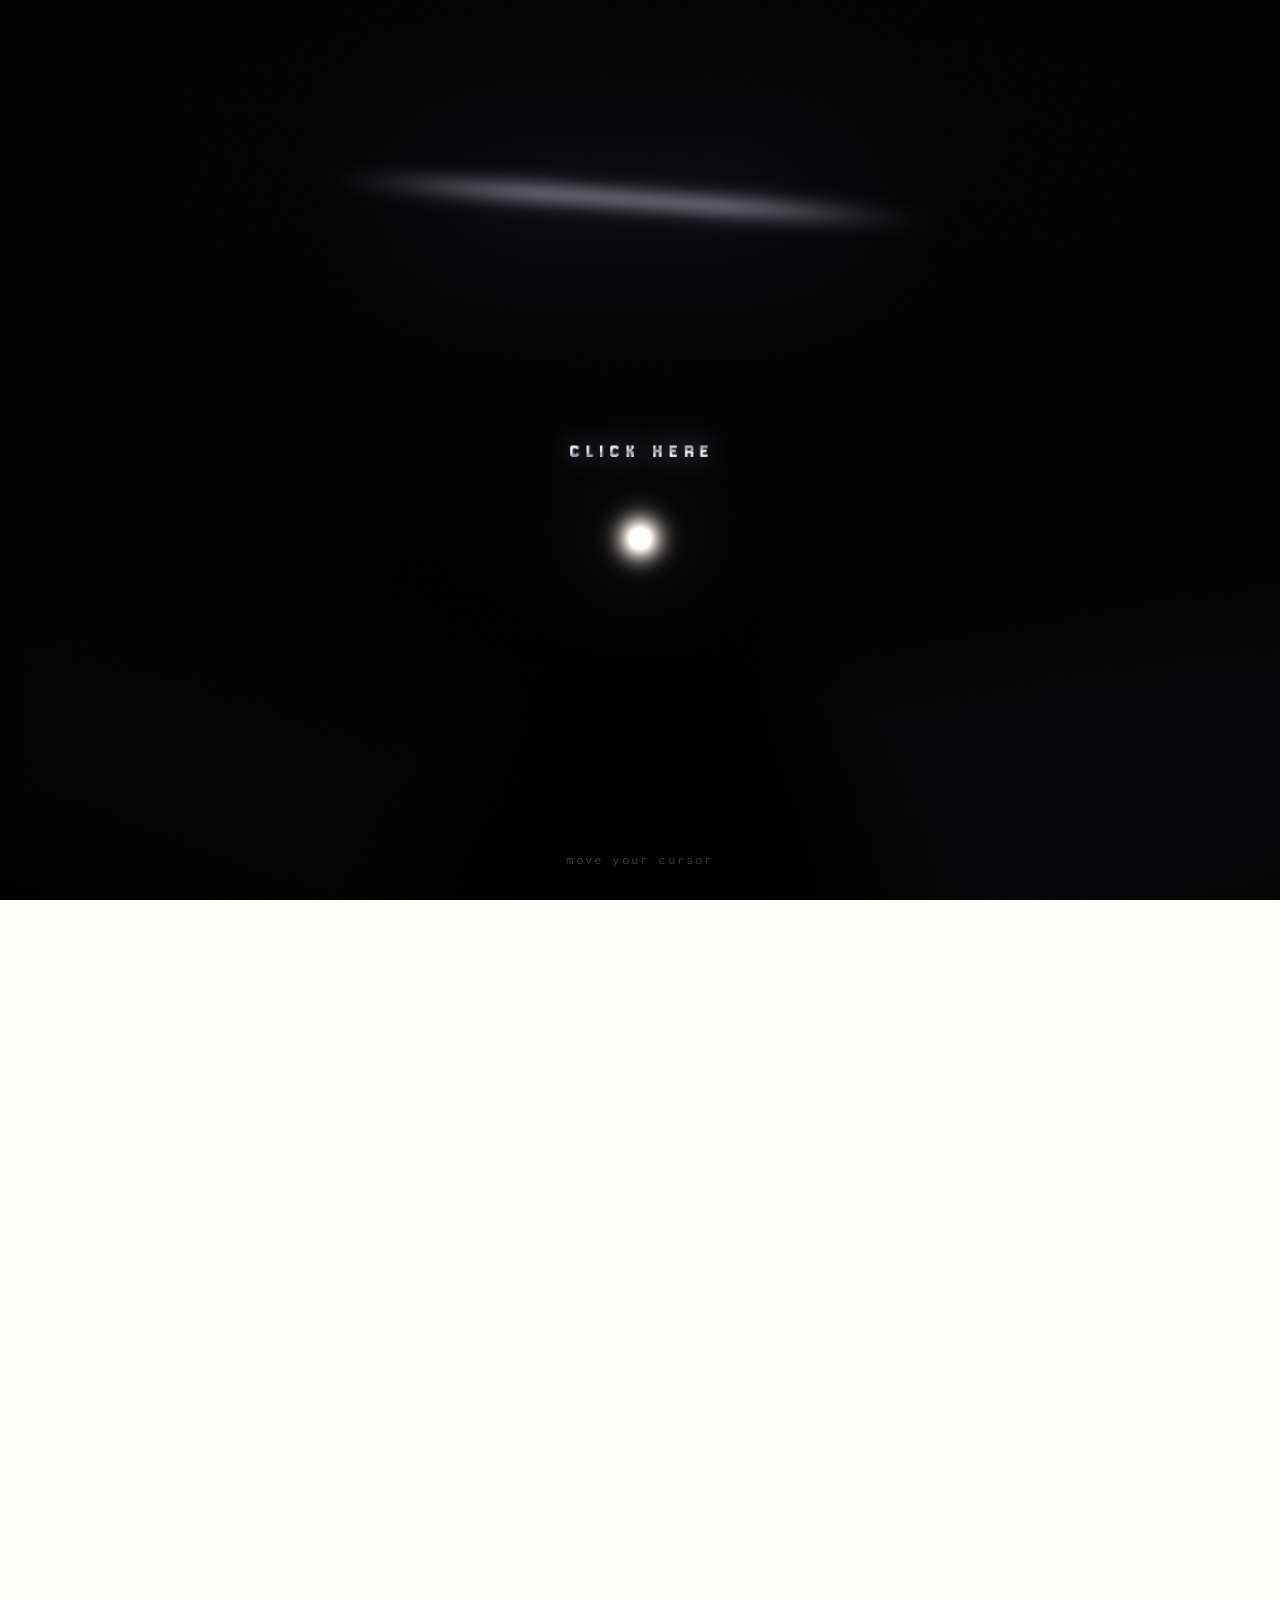
<file: index.html>
<!doctype html>
<html lang="en">
<head>
<meta charset="utf-8">
<meta name="viewport" content="width=device-width, initial-scale=1">
<title>Safowan Mostaque</title>
<meta name="description" content="Safowan Mostaque: developer and stylist. Websites that take real orders, Roblox games, browser extensions, Anki add-ons with two cats in them.">
<meta name="theme-color" content="#030304">
<link rel="canonical" href="https://lostsaf.github.io/">
<meta property="og:type" content="website">
<meta property="og:url" content="https://lostsaf.github.io/">
<meta property="og:title" content="Safowan Mostaque">
<meta property="og:description" content="Developer and stylist. A building you walk around: websites, Roblox games, browser extensions, Anki add-ons, and the real demos inside them.">
<meta property="og:image" content="https://lostsaf.github.io/og.png">
<meta property="og:image:width" content="1200">
<meta property="og:image:height" content="630">
<meta name="twitter:card" content="summary_large_image">
<link rel="icon" href="data:image/svg+xml,%3Csvg xmlns='http://www.w3.org/2000/svg' viewBox='0 0 8 8' shape-rendering='crispEdges'%3E%3Cpath fill='%2317183a' d='M0 0h8v8H0z'/%3E%3Cpath fill='%23ffcf3f' d='M1 1h2v6H1zM5 1h2v2H5zM5 5h2v2H5z'/%3E%3C/svg%3E">
<link rel="preconnect" href="https://fonts.googleapis.com">
<link rel="preconnect" href="https://fonts.gstatic.com" crossorigin>
<link rel="stylesheet" href="https://fonts.googleapis.com/css2?family=Jersey+10&family=Atkinson+Hyperlegible+Next:ital,wght@0,200..800;1,200..800&family=Atkinson+Hyperlegible+Mono:wght@200..800&display=swap">
<link rel="stylesheet" href="css/site.css">
<link rel="stylesheet" href="css/print.css" media="print">
<script type="module" src="js/app.js"></script>
</head>
<body class="is-intro">
<a class="skiplink" href="#view">Skip to content</a>

<div id="intro">
  <canvas id="intro-gl" aria-hidden="true"></canvas>
  <div class="float-wrap">
    <button id="enter" class="float3d" type="button" aria-label="Click here to enter the site">
      <span class="float3d__rig" aria-hidden="true"></span>
    </button>
  </div>
  <p class="intro-hint" aria-hidden="true">move your cursor</p>
</div>

<main id="view" tabindex="-1"></main>
<div id="next" aria-hidden="true"></div>
<nav id="panel" class="panel" aria-label="Floors"></nav>

<canvas id="stage" aria-hidden="true"></canvas>
<button id="me-hit" type="button" aria-label="Little Me. Click to say hello." tabindex="-1"></button>
<button id="skip-show" type="button" hidden>Skip the show</button>

<section id="cv" aria-hidden="true"></section>

<noscript>
  <div class="noscript">
    <h1>Safowan Mostaque</h1>
    <p>Developer and stylist. This site is a building you walk around, so it needs JavaScript switched on.</p>
    <p><a href="mailto:safowan123@gmail.com">safowan123@gmail.com</a> · <a href="https://linkedin.com/in/safowanmostaque">LinkedIn</a> · <a href="https://github.com/LostSaf">GitHub</a></p>
  </div>
</noscript>
</body>
</html>
</file>
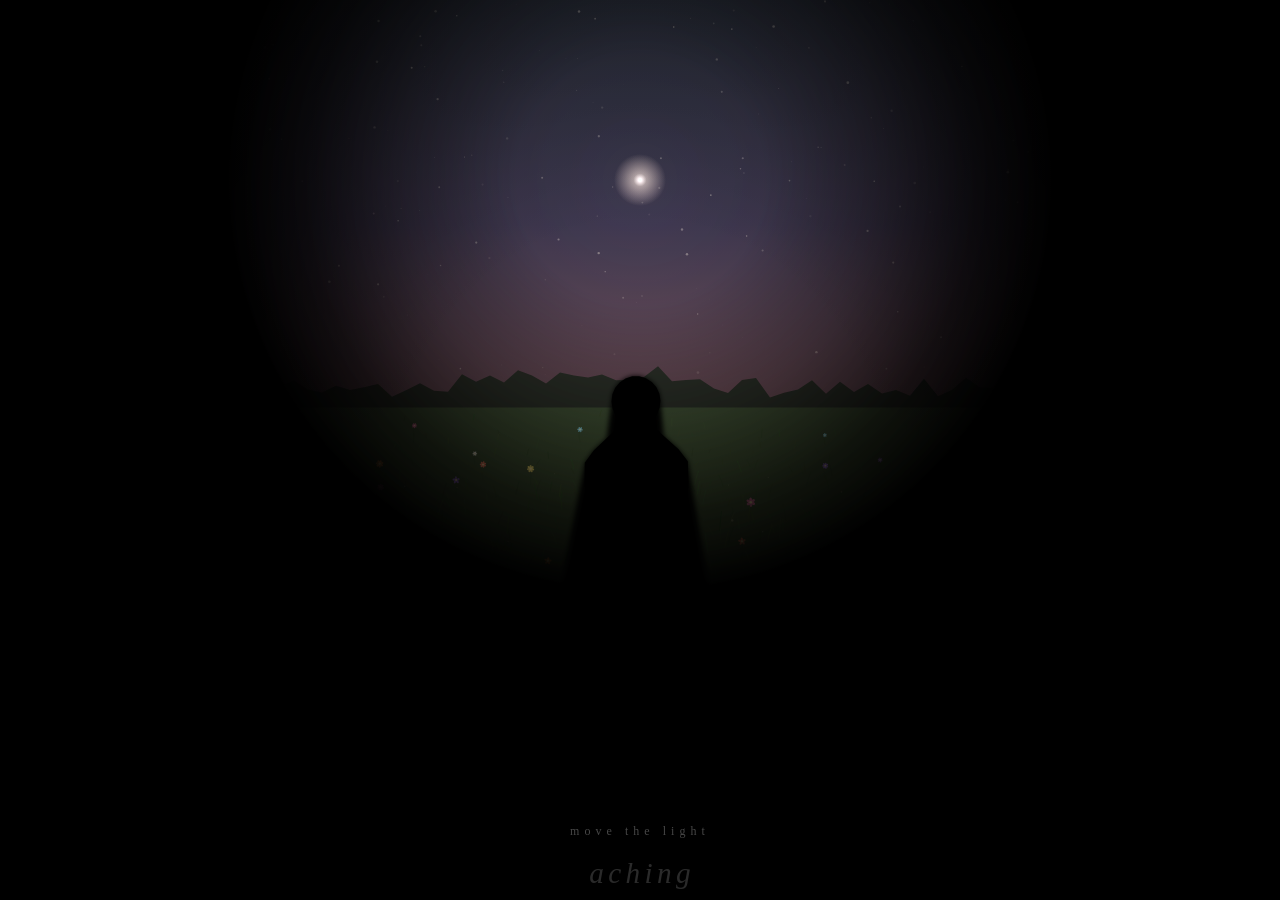
<file: media/alone/index.html>
<!doctype html>
<html lang="en">
<head>
<meta charset="utf-8">
<meta name="viewport" content="width=device-width,initial-scale=1,viewport-fit=cover">
<title>alone</title>
<style>
  html,body{margin:0;height:100%;background:#000;overflow:hidden;}
  body{cursor:none;}
  canvas{display:block;position:fixed;inset:0;width:100%;height:100%;}
  #hint{
    position:fixed;left:50%;bottom:7vh;transform:translateX(-50%);
    color:rgba(255,255,255,.28);
    font:300 12px/1 ui-serif,Georgia,"Times New Roman",serif;
    letter-spacing:.42em;pointer-events:none;opacity:1;
    transition:opacity 2s ease,color 2s ease;
  }
  #hint.gone{opacity:0}
  #hint.day{color:rgba(38,52,26,.5)}
  @media (prefers-reduced-motion: reduce){#hint{transition:none}}
</style>
</head>
<body>
<canvas id="view"></canvas>
<div id="hint">move the light</div>
<script>
(() => {
  const view = document.getElementById('view');
  const ctx  = view.getContext('2d');
  const hint = document.getElementById('hint');

  const mk = () => { const c = document.createElement('canvas'); return { c, x: c.getContext('2d') }; };
  const bg = mk(), bgFore = mk(), bgDay = mk(), bgDayFore = mk();
  const shadow = mk(), soft = mk(), light = mk(), wordL = mk(), tmp = mk(), figL = mk();
  const all = [bg, bgFore, bgDay, bgDayFore, shadow, soft, light, wordL, tmp, figL];

  let W = 0, H = 0, DPR = 1, DIAG = 0;
  let mx = 0, my = 0, lx = 0, ly = 0;
  let lookEase = 0;
  let moved = false;
  const reduced = matchMedia('(prefers-reduced-motion: reduce)').matches;

  const cl   = (v, a, b) => Math.max(a, Math.min(b, v));
  const c01  = v => cl(v, 0, 1);
  const sm   = v => { v = c01(v); return v * v * (3 - 2 * v); };

  /* ---------------- story state ---------------- */
  const T = { dark: 2.2, walkEnd: 8.0, hugEnd: 9.7, bloomEnd: 12.8, dayEnd: 17.6 };
  let mode = 'night';     // night | story | held
  let st = 0, hold = 0, lockout = false, heldFor = 0;
  let travel = 0, prevGx = null;

  /* ---------------- deterministic field ---------------- */
  function rng(seed) {
    let s = seed | 0;
    return () => { s = (s * 1664525 + 1013904223) | 0; return (s >>> 0) / 4294967296; };
  }

  const PETALS = ['#e23b4e','#f0913a','#f6df6a','#ec6fa6','#a172ec','#fdfaf2','#ff7f5e','#79cfe6','#d94f7a','#ffd166'];

  function paintField(g, gf, day) {
    const R = rng(778821);
    const horizon = H * 0.455;

    const sky = g.createLinearGradient(0, 0, 0, horizon);
    if (day) {
      sky.addColorStop(0, '#6db4e8');
      sky.addColorStop(0.55, '#a7d6f2');
      sky.addColorStop(1, '#f3e3c2');
    } else {
      sky.addColorStop(0, '#0d1526');
      sky.addColorStop(0.55, '#24203c');
      sky.addColorStop(1, '#5b3c4a');
    }
    g.fillStyle = sky; g.fillRect(0, 0, W, horizon + 1);

    for (let i = 0; i < 260; i++) {
      const x = R() * W, y = R() * horizon * 0.92, r = R() * 1.2 + 0.2, a = R();
      if (day) continue;
      g.fillStyle = `rgba(255,246,228,${0.06 + a * 0.3})`;
      g.beginPath(); g.arc(x, y, r, 0, 6.2832); g.fill();
    }

    if (day) {
      const R2 = rng(4412);
      for (let i = 0; i < 16; i++) {
        const x = R2() * W * 1.1 - W * 0.05, y = R2() * horizon * 0.55, s = 40 + R2() * 120;
        g.fillStyle = `rgba(255,255,255,${0.32 + R2() * 0.3})`;
        for (let k = 0; k < 5; k++) {
          g.beginPath();
          g.ellipse(x + (k - 2) * s * 0.42, y + Math.sin(k) * s * 0.12, s * 0.5, s * 0.26, 0, 0, 6.2832);
          g.fill();
        }
      }
    }

    g.fillStyle = day ? '#3f6b3c' : '#131c18';
    g.beginPath(); g.moveTo(0, horizon + 4);
    for (let x = 0; x <= W; x += 14) {
      const h = 16 + Math.sin(x * 0.013) * 9 + R() * 22;
      g.lineTo(x, horizon - h);
    }
    g.lineTo(W, horizon + 4); g.closePath(); g.fill();

    const soil = g.createLinearGradient(0, horizon, 0, H);
    if (day) {
      soil.addColorStop(0, '#6f9e47');
      soil.addColorStop(0.45, '#8dbc53');
      soil.addColorStop(1, '#4f7a33');
    } else {
      soil.addColorStop(0, '#2b4127');
      soil.addColorStop(0.45, '#3d5a2e');
      soil.addColorStop(1, '#1b2a16');
    }
    g.fillStyle = soil; g.fillRect(0, horizon - 2, W, H - horizon + 2);

    const depth = H - horizon;

    /* anything rooted below the line they stand on is nearer than they are,
       so it goes to the front layer and grows up over their feet */
    const pick = y => (y > feetY ? gf : g);

    g.lineCap = 'round'; gf.lineCap = 'round';
    const blade = (c, x, y, s) => {
      const len = (10 + R() * 26) * s;
      const lean = (R() - 0.5) * 22 * s;
      const hue = 88 + R() * 34, sat = 26 + R() * 26, li = 14 + R() * 10;
      c.strokeStyle = `hsl(${hue} ${sat + (day ? 16 : 0)}% ${li + (y - horizon) / depth * 22 + (day ? 26 : 0)}%)`;
      c.lineWidth = Math.max(0.5, 1.5 * s);
      c.beginPath(); c.moveTo(x, y);
      c.quadraticCurveTo(x + lean * 0.4, y - len * 0.6, x + lean, y - len);
      c.stroke();
    };

    for (let i = 0; i < 4200; i++) {
      const t = Math.pow(R(), 0.65);
      const y = horizon + t * depth, x = R() * W;
      blade(pick(y), x, y, 0.18 + t * 1.5);
    }

    /* a thicket right where they stand, so their feet sit down inside it */
    for (let i = 0; i < 900; i++) {
      const x = cx + (R() - 0.5) * figH * 1.5;
      const y = feetY + (R() * R()) * (H - feetY) * 0.8 + 2;
      blade(gf, x, y, 1.15 + R() * 0.55);
    }

    for (let i = 0; i < 300; i++) {
      const t = Math.pow(R(), 0.55);
      const y = horizon + 6 + t * depth * 0.99, x = R() * W;
      const s = 0.2 + t * 1.55;
      bloom(pick(y), x, y, (4.5 + R() * 5) * s, PETALS[(R() * PETALS.length) | 0], R, s, day);
    }

    for (let i = 0; i < 70; i++) {
      const x = cx + (R() - 0.5) * figH * 1.7;
      const y = feetY + (R() * R()) * (H - feetY) * 0.85 + 4;
      bloom(gf, x, y, (7 + R() * 6) * 1.3, PETALS[(R() * PETALS.length) | 0], R, 1.3, day);
    }

    for (let i = 0; i < 420; i++) {
      const t = Math.pow(R(), 0.5);
      const y = horizon + t * depth, x = R() * W, a = R(), r = R();
      const c = pick(y);
      c.fillStyle = `rgba(255,${day ? 255 : 243},${day ? 236 : 206},${0.08 + a * 0.35})`;
      c.beginPath(); c.arc(x, y, 0.4 + r * 1.5 * (0.3 + t), 0, 6.2832); c.fill();
    }
  }

  function bloom(g, x, y, r, color, R, s, day) {
    const hue = 96 + R() * 22;
    g.strokeStyle = `hsl(${hue} ${day ? 46 : 30}% ${(day ? 34 : 16) + s * 12}%)`;
    g.lineWidth = Math.max(0.7, r * 0.2);
    g.beginPath();
    g.moveTo(x, y + r * 5.4);
    g.quadraticCurveTo(x + r * (R() - 0.5) * 2.2, y + r * 2.2, x, y);
    g.stroke();

    const n = 5 + ((R() * 3) | 0), rot = R() * 6.2832;
    for (let i = 0; i < n; i++) {
      const a = rot + (i / n) * 6.2832;
      const jitter = R();
      g.fillStyle = color;
      g.globalAlpha = day ? 0.92 + jitter * 0.08 : 0.78 + jitter * 0.22;
      g.beginPath();
      g.ellipse(x + Math.cos(a) * r * 0.62, y + Math.sin(a) * r * 0.62, r * 0.62, r * 0.36, a, 0, 6.2832);
      g.fill();
    }
    g.globalAlpha = 1;
    g.fillStyle = day ? '#fff3bd' : '#ffe9a8';
    g.beginPath(); g.arc(x, y, r * 0.34, 0, 6.2832); g.fill();
  }

  /* ---------------- the figure ---------------- */
  /* 7.6 heads tall. Landmarks: chin .868, shoulder .808, waist .622,
     crotch .478, knee .266, ankle .046: right half, mirrored. */
  const HALF = [
    [0.034,0.880],[0.072,0.845],[0.112,0.808],[0.136,0.776],[0.137,0.720],
    [0.130,0.648],[0.120,0.556],[0.111,0.452],[0.107,0.398],[0.086,0.390],
    [0.088,0.452],[0.094,0.556],[0.100,0.648],[0.106,0.720],[0.099,0.766],
    [0.085,0.712],[0.076,0.622],[0.088,0.540],[0.096,0.472],[0.092,0.398],
    [0.078,0.318],[0.066,0.266],[0.070,0.198],[0.058,0.108],[0.049,0.046],
    [0.060,0.008],[0.088,0.000],[0.016,0.000],[0.025,0.046],[0.031,0.140],
    [0.034,0.262],[0.029,0.360],[0.020,0.432]
  ];
  const BODY = HALF.concat([[0, 0.478]], HALF.map(q => [-q[0], q[1]]).reverse());
  const MHEAD_R = 0.066, MHEAD_Y = 0.934;

  let figH = 0, cx = 0, feetY = 0;

  function buildFigure(t, calm) {
    const breath = reduced ? 0 : Math.sin(t * 0.9) * 0.0035 * (1 - calm * 0.4);
    const sway   = reduced ? 0 : (Math.sin(t * 0.37) * 0.012 + Math.sin(t * 0.13) * 0.008) * (1 - calm);
    const h = figH * (1 + breath);
    const ca = Math.cos(sway), sa = Math.sin(sway);

    const place = (px, py) => {
      const rx = px * ca - py * sa, ry = px * sa + py * ca;
      return [cx + rx * h, feetY - ry * h];
    };

    const body = BODY.map(p => place(p[0], p[1]));

    const hx = lookEase * 0.022;
    const hy = MHEAD_Y + Math.sin(t * 0.9) * 0.004;
    const hr = MHEAD_R;
    const head = [];
    for (let i = 0; i < 22; i++) {
      const a = (i / 22) * 6.2832;
      head.push(place(hx + Math.cos(a) * hr * 0.98, hy + Math.sin(a) * hr));
    }
    return [body, head];
  }

  /* ---------------- shadow volumes ---------------- */
  function signedArea(p) {
    let s = 0;
    for (let i = 0; i < p.length; i++) {
      const a = p[i], b = p[(i + 1) % p.length];
      s += a[0] * b[1] - b[0] * a[1];
    }
    return s * 0.5;
  }

  function addPoly(g, p) {
    const pts = signedArea(p) < 0 ? p.slice().reverse() : p;
    g.moveTo(pts[0][0], pts[0][1]);
    for (let i = 1; i < pts.length; i++) g.lineTo(pts[i][0], pts[i][1]);
    g.closePath();
  }

  function project(p, sx, sy) {
    const dx = p[0] - sx, dy = p[1] - sy;
    const d = Math.hypot(dx, dy) || 0.0001;
    return [p[0] + (dx / d) * DIAG, p[1] + (dy / d) * DIAG];
  }

  function castShadow(g, polys, sx, sy) {
    g.beginPath();
    for (const poly of polys) {
      for (let i = 0; i < poly.length; i++) {
        const a = poly[i], b = poly[(i + 1) % poly.length];
        addPoly(g, [a, b, project(b, sx, sy), project(a, sx, sy)]);
      }
      addPoly(g, poly);
    }
    g.fill();
  }

  function inside(pt, poly) {
    let hit = false;
    for (let i = 0, j = poly.length - 1; i < poly.length; j = i++) {
      const a = poly[i], b = poly[j];
      if ((a[1] > pt[1]) !== (b[1] > pt[1]) &&
          pt[0] < (b[0] - a[0]) * (pt[1] - a[1]) / (b[1] - a[1]) + a[0]) hit = !hit;
    }
    return hit;
  }

  function inflate(poly, k) {
    const ox = cx, oy = feetY - figH * 0.45;
    return poly.map(p => [ox + (p[0] - ox) * k, oy + (p[1] - oy) * k]);
  }

  /* ---------------- one light ---------------- */
  function addLight(x, y, radius, alpha, polys, shadowAlpha) {
    if (alpha <= 0.003) return;

    if (shadowAlpha > 0.003) {
      const S = shadow.x;
      S.clearRect(0, 0, W, H);
      S.fillStyle = '#fff';
      castShadow(S, polys, x, y);
      const F = soft.x;
      F.clearRect(0, 0, W, H);
      F.filter = 'blur(2.5px)';
      F.drawImage(shadow.c, 0, 0, W, H);
      F.filter = 'none';
    } else {
      soft.x.clearRect(0, 0, W, H);
    }

    const A = tmp.x;
    A.globalCompositeOperation = 'source-over';
    A.globalAlpha = 1;
    A.clearRect(0, 0, W, H);
    const gr = A.createRadialGradient(x, y, 0, x, y, Math.max(8, radius));
    gr.addColorStop(0.00, 'rgba(255,237,207,1)');
    gr.addColorStop(0.30, 'rgba(255,229,190,0.94)');
    gr.addColorStop(0.58, 'rgba(255,217,172,0.58)');
    gr.addColorStop(0.82, 'rgba(255,206,160,0.20)');
    gr.addColorStop(1.00, 'rgba(255,200,152,0)');
    A.fillStyle = gr; A.fillRect(0, 0, W, H);

    if (shadowAlpha > 0.003) {
      A.globalCompositeOperation = 'destination-out';
      A.globalAlpha = shadowAlpha;
      A.drawImage(soft.c, 0, 0, W, H);
      A.globalAlpha = 1;
      A.globalCompositeOperation = 'source-over';
    }

    const L = light.x;
    L.globalCompositeOperation = 'lighter';
    L.globalAlpha = alpha;
    L.drawImage(tmp.c, 0, 0, W, H);
    L.globalAlpha = 1;
    L.globalCompositeOperation = 'source-over';
  }

  /* ---------------- what lives in the dark ---------------- */
  const WORDS = [
    'alone','no one is coming','i miss you','empty','hollow','unheard','too much','not enough',
    'forgotten','tired','unseen','afraid','still here','again','quiet','heavy','numb','left behind',
    'nothing','small','aching','distant','invisible','waiting','missed','the same day','please','stay',
    'i tried','say something','nobody asked','it never stops','remember me','breathe','unanswered','late'
  ];

  const items = [];
  function reseed(w, first) {
    w.text  = WORDS[(Math.random() * WORDS.length) | 0];
    w.x     = Math.random() * W;
    w.y     = Math.random() * H;
    w.size  = 13 + Math.random() * 30;
    w.dur   = 5 + Math.random() * 8;
    w.life  = first ? Math.random() * w.dur : 0;
    w.vx    = (Math.random() - 0.5) * 5;
    w.vy    = -(2 + Math.random() * 7);
    w.peak  = 0.4 + Math.random() * 0.55;
    w.track = 1 + Math.random() * 5;
    w.slant = Math.random() < 0.28;
  }
  for (let i = 0; i < 38; i++) { const w = {}; reseed(w, true); items.push(w); }

  function paintWords(g, dt, gain) {
    g.globalCompositeOperation = 'source-over';
    g.clearRect(0, 0, W, H);
    if (gain <= 0.004) return;
    g.textAlign = 'center';
    g.textBaseline = 'middle';
    for (const w of items) {
      w.life += dt;
      if (w.life > w.dur) { reseed(w, false); continue; }
      w.x += w.vx * dt; w.y += w.vy * dt;
      const t = w.life / w.dur;
      const a = Math.pow(Math.sin(Math.PI * t), 1.4) * w.peak * gain;
      if (a <= 0.004) continue;
      g.globalAlpha = Math.min(1, a);
      g.font = `${w.slant ? 'italic ' : ''}300 ${w.size}px ui-serif, Georgia, "Times New Roman", serif`;
      try { g.letterSpacing = `${w.track}px`; } catch (e) {}
      g.fillStyle = '#ffffff';
      g.fillText(w.text, w.x, w.y);
    }
    g.globalAlpha = 1;
  }

  /* ---------------- her ----------------
     Foot-planted walk rig. The stance foot is fixed in world space and the
     body travels over it, so nothing slides. Knees come from two-bone IK.
     Hips ride lowest at contact and highest at passing, per Williams.     */
  const G = { step:0.325, thigh:0.248, shin:0.232, torso:0.384,
              upper:0.190, fore:0.163, headR:0.064, footL:0.072, ankle:0.020 };

  function footAngle(fr) {
    if (fr < 0.08) return -0.38 * (1 - fr / 0.08);
    if (fr < 0.42) return 0;
    if (fr < 0.60) return 0.66 * sm((fr - 0.42) / 0.18);
    const s = (fr - 0.6) / 0.4;
    return 0.66 * (1 - sm(Math.min(1, s / 0.45))) - 0.38 * sm(Math.max(0, (s - 0.6) / 0.4));
  }

  function ik(hip, foot, l1, l2, fwd) {
    const dx = foot[0] - hip[0], dy = foot[1] - hip[1];
    const d = Math.hypot(dx, dy) || 1e-6;
    const ux = dx / d, uy = dy / d;
    const dc = Math.min(d, (l1 + l2) * 0.999);
    const a = (l1 * l1 - l2 * l2 + dc * dc) / (2 * dc);
    const hh = Math.sqrt(Math.max(0, l1 * l1 - a * a));
    let px = -uy, py = ux;
    if (px * fwd < 0) { px = -px; py = -py; }
    return [hip[0] + ux * a + px * hh, hip[1] + uy * a + py * hh];
  }

  function girlPose(h, travel, bx, dir, stand, hug) {
    const S = G.step * h, L1 = G.thigh * h, L2 = G.shin * h, LEG = L1 + L2;
    const maxH = LEG * 0.985, AN = G.ankle * h;
    const hmin = AN + Math.sqrt(maxH * maxH - Math.pow(0.6 * S, 2));
    const cyc = travel / (2 * S);

    const feet = [];
    for (let i = 0; i < 2; i++) {
      const fr = ((cyc + 0.5 * i) % 1 + 1) % 1;
      let lx, lift = 0, swing = null;
      if (fr < 0.6) {
        lx = 0.6 * S - (fr / 0.6) * 1.2 * S;
      } else {
        const s = (fr - 0.6) / 0.4; swing = s;
        lx = -0.6 * S + sm(s) * 1.2 * S;
        lift = 0.088 * h * Math.pow(Math.sin(Math.PI * Math.pow(s, 0.82)), 0.9) * (1 - 0.28 * s);
      }
      feet.push({ fr, lx, lift, swing, ang: footAngle(fr) });
    }

    let hraw = Infinity;
    for (const f of feet) if (f.swing === null)
      hraw = Math.min(hraw, AN + Math.sqrt(Math.max(1, maxH * maxH - f.lx * f.lx)));
    if (!isFinite(hraw)) hraw = hmin;
    let hipH = hmin + (hraw - hmin) * 0.55;

    let rec = 0;
    for (const f of feet) if (f.fr < 0.22) rec = Math.max(rec, Math.sin(Math.PI * f.fr / 0.22));
    hipH -= 0.012 * h * rec;

    if (stand > 0) {
      for (let i = 0; i < 2; i++) {
        const f = feet[i], tgt = (i === 0 ? -0.042 : 0.034) * h;
        f.lx += (tgt - f.lx) * stand;
        f.lift *= (1 - stand);
        f.ang  *= (1 - stand);
      }
      hipH += (AN + LEG * 0.962 - hipH) * stand;
    }

    const pelvis = [bx, feetY - hipH];
    const lean = 0.060 * (1 - stand);
    const neck = [pelvis[0] + dir * Math.sin(lean) * G.torso * h,
                  pelvis[1] - Math.cos(lean) * G.torso * h];
    const head = [neck[0] + dir * 0.022 * h, neck[1] - 0.052 * h];

    const legs = [];
    for (let i = 0; i < 2; i++) {
      const hip = [pelvis[0] + dir * 0.010 * h * (i === 0 ? 1 : -1), pelvis[1]];
      const ank = [bx + dir * feet[i].lx, feetY - feet[i].lift - AN];
      legs.push([hip, ik(hip, ank, L1, L2, dir), ank]);
    }

    /* arms: swing by FK, then the hand is pulled to a wrap target and the
       elbow re-solved by IK, so the limb never stretches mid-transition */
    const arms = [];
    const wrap = [[cx + 0.014 * figH, feetY - 0.640 * figH],
                  [cx - 0.050 * figH, feetY - 0.685 * figH]];
    for (let i = 0; i < 2; i++) {
      const sw = feet[i].lx / (0.6 * S);
      const th = -0.34 * sw * (1 - stand);
      const bend = (0.16 + 0.34 * Math.max(0, -sw)) * (1 - stand) + 0.20 * stand;
      const sh = [neck[0] - dir * 0.004 * h, neck[1] + 0.052 * h];
      const ex = sh[0] + dir * Math.sin(th) * G.upper * h;
      const ey = sh[1] + Math.cos(th) * G.upper * h;
      const t2 = th + bend;
      let hd = [ex + dir * Math.sin(t2) * G.fore * h, ey + Math.cos(t2) * G.fore * h];
      if (hug > 0.0005) hd = [hd[0] + (wrap[i][0] - hd[0]) * hug,
                              hd[1] + (wrap[i][1] - hd[1]) * hug];
      arms.push([sh, ik(sh, hd, G.upper * h, G.fore * h, 1), hd]);
    }

    return { pelvis, neck, head, legs, arms, feet, dir, h };
  }

  /* She is built solid on her own layer first, so each part genuinely covers
     the one behind it, then that layer is composited once with a single glow.
     Drawing her limb by limb straight to the scene made every joint translucent
     and every overlap read as a seam. Three flat tones carry the depth instead
     of three alphas: near limb, body, far limb. */
  const TONE = { near: 'rgb(255,253,245)', core: 'rgb(231,229,221)', far: 'rgb(176,174,166)' };

  function chain(g, pts, w, col) {
    g.strokeStyle = col; g.lineWidth = w; g.lineCap = 'round'; g.lineJoin = 'round';
    g.beginPath(); g.moveTo(pts[0][0], pts[0][1]);
    for (let i = 1; i < pts.length; i++) g.lineTo(pts[i][0], pts[i][1]);
    g.stroke();
  }

  function shape(g, build, col) {
    g.fillStyle = col; g.beginPath(); build(g); g.closePath(); g.fill();
  }

  function footShape(g, P, i, col, thick) {
    const h = P.h, dir = P.dir, ank = P.legs[i][2], ang = P.feet[i].ang;
    const hx = ank[0] - dir * 0.016 * h, hy = ank[1] + 0.020 * h;
    const tx = ank[0] + dir * Math.cos(ang) * G.footL * h;
    const ty = ank[1] + 0.020 * h - Math.sin(ang) * G.footL * h;
    shape(g, gg => {
      gg.moveTo(hx, hy - 0.024 * h); gg.lineTo(hx, hy);
      gg.lineTo(tx, ty); gg.lineTo(tx, ty - thick * h);
    }, col);
  }

  /* shoulders to hem in one unbroken curve */
  function girlShape(g, P) {
    const h = P.h, d = P.dir;
    const px = P.pelvis[0], py = P.pelvis[1], nx = P.neck[0], ny = P.neck[1];
    const sway = d * (P.legs[0][2][0] - px) * 0.13;
    const hem = py + 0.150 * h;
    g.moveTo(nx - 0.055 * h, ny + 0.020 * h);
    g.quadraticCurveTo(nx - 0.063 * h, ny + 0.170 * h, px - 0.044 * h, py - 0.080 * h);
    g.quadraticCurveTo(px - 0.066 * h, py + 0.020 * h, px - 0.112 * h + sway, hem);
    g.quadraticCurveTo(px + 0.006 * h + sway, hem + 0.046 * h, px + 0.124 * h + sway, hem);
    g.quadraticCurveTo(px + 0.068 * h, py + 0.020 * h, px + 0.044 * h, py - 0.080 * h);
    g.quadraticCurveTo(nx + 0.063 * h, ny + 0.170 * h, nx + 0.055 * h, ny + 0.020 * h);
    g.quadraticCurveTo(nx, ny + 0.062 * h, nx - 0.055 * h, ny + 0.020 * h);
  }

  /* falls over the shoulders and swallows the neck join */
  function girlHair(g, P) {
    const h = P.h, R = G.headR * h, b = -P.dir;
    const hx = P.head[0], hy = P.head[1];
    g.moveTo(hx - b * 0.016 * h, hy - R * 0.92);
    g.quadraticCurveTo(hx + b * 0.058 * h, hy - R * 1.28, hx + b * 0.076 * h, hy - R * 0.05);
    g.quadraticCurveTo(hx + b * 0.090 * h, hy + R * 1.70, hx + b * 0.052 * h, hy + R * 3.10);
    g.quadraticCurveTo(hx + b * 0.016 * h, hy + R * 2.85, hx - b * 0.010 * h, hy + R * 2.35);
    g.quadraticCurveTo(hx - b * 0.030 * h, hy + R * 1.20, hx - b * 0.016 * h, hy - R * 0.92);
  }

  /* legs go down before the skirt goes on, so only what clears the hem shows */
  function girlLayer(P, part) {
    const g = figL.x, h = P.h;
    g.globalCompositeOperation = 'source-over';
    g.globalAlpha = 1;
    g.clearRect(0, 0, W, H);

    if (part === 'arm') { chain(g, P.arms[0], 0.036 * h, TONE.near); return; }

    chain(g, P.legs[1], 0.040 * h, TONE.far);
    footShape(g, P, 1, TONE.far, 0.014);
    chain(g, P.arms[1], 0.032 * h, TONE.far);

    chain(g, P.legs[0], 0.045 * h, TONE.near);
    footShape(g, P, 0, TONE.near, 0.016);

    const nx = P.neck[0], ny = P.neck[1];
    chain(g, [[nx, ny + 0.060 * h], [nx + P.dir * 0.010 * h, ny - 0.030 * h]], 0.030 * h, TONE.core);

    shape(g, gg => girlShape(gg, P), TONE.core);
    shape(g, gg => girlHair(gg, P), TONE.core);

    const R = G.headR * h;
    g.fillStyle = TONE.near;
    g.beginPath(); g.ellipse(P.head[0], P.head[1], R * 0.94, R, 0, 0, 6.2832); g.fill();
  }

  function girlBox(P, pad) {
    let x0 = 1e9, y0 = 1e9, x1 = -1e9, y1 = -1e9;
    const add = q => { x0 = Math.min(x0, q[0]); y0 = Math.min(y0, q[1]);
                       x1 = Math.max(x1, q[0]); y1 = Math.max(y1, q[1]); };
    for (const L of P.legs) L.forEach(add);
    for (const A of P.arms) A.forEach(add);
    add(P.pelvis); add(P.neck); add(P.head);
    add([P.pelvis[0], P.pelvis[1] + 0.20 * P.h]);
    return [x0 - pad, y0 - pad, x1 + pad, y1 + pad];
  }

  /* one composite, one glow, clipped to her so the blur stays cheap */
  function blitGirl(P, alpha) {
    const bx = girlBox(P, 0.22 * P.h);
    const x = Math.max(0, bx[0]), y = Math.max(0, bx[1]);
    const w = Math.min(W, bx[2]) - x, hh = Math.min(H, bx[3]) - y;
    if (w <= 0 || hh <= 0) return;
    ctx.save();
    ctx.globalAlpha = alpha;
    ctx.shadowColor = `rgba(255,246,222,${0.85 * alpha})`;
    ctx.shadowBlur = 26;
    ctx.drawImage(figL.c, x * DPR, y * DPR, w * DPR, hh * DPR, x, y, w, hh);
    ctx.restore();
  }

  /* ---------------- layout ---------------- */
  function resize() {
    DPR = Math.min(window.devicePixelRatio || 1, 1.35);
    W = window.innerWidth; H = window.innerHeight;
    DIAG = Math.hypot(W, H) * 2.2;
    for (const L of all) {
      L.c.width = Math.round(W * DPR); L.c.height = Math.round(H * DPR);
      L.x.setTransform(DPR, 0, 0, DPR, 0, 0);
    }
    view.width = Math.round(W * DPR); view.height = Math.round(H * DPR);
    ctx.setTransform(DPR, 0, 0, DPR, 0, 0);

    figH  = Math.min(H * 0.42, W * 0.62);
    cx    = W * 0.5;
    feetY = H * 0.84;

    if (!moved) { mx = lx = W * 0.5; my = ly = H * 0.20; }
    for (const L of [bg, bgFore, bgDay, bgDayFore]) L.x.clearRect(0, 0, W, H);
    paintField(bg.x, bgFore.x, false);
    paintField(bgDay.x, bgDayFore.x, true);
  }

  /* ---------------- input ---------------- */
  function point(x, y) {
    mx = x; my = y;
    if (!moved) { moved = true; lx = mx; ly = my; hint.classList.add('gone'); }
  }
  addEventListener('pointermove', e => point(e.clientX, e.clientY), { passive: true });
  addEventListener('touchmove', e => { const t = e.touches[0]; if (t) point(t.clientX, t.clientY); }, { passive: true });
  addEventListener('resize', resize);
  addEventListener('pointerdown', () => {
    if (mode !== 'held') return;
    mode = 'night'; st = 0; hold = 0; heldFor = 0; lockout = true;
    travel = 0; prevGx = null;
    hint.classList.add('gone'); hint.classList.remove('day');
    for (const w of items) reseed(w, true);
  });

  /* ---------------- frame ---------------- */
  let last = performance.now();
  function frame(now) {
    const dt = Math.min((now - last) / 1000, 0.05);
    last = now; const t = now / 1000;

    if (mode === 'story') st = Math.min(st + dt, T.dayEnd);
    if (mode === 'held')  heldFor += dt;

    /* story curves */
    const story    = mode !== 'night';
    const walkT    = story ? sm((st - 0.9) / (T.walkEnd - 0.9)) : 0;
    const hugT     = story ? sm((st - T.walkEnd) / (T.hugEnd - T.walkEnd)) : 0;
    const whiteT   = story ? sm((st - T.hugEnd) / (T.bloomEnd - T.hugEnd)) : 0;
    const dayT     = story ? sm((st - T.bloomEnd) / (T.dayEnd - T.bloomEnd)) : 0;
    const cursorA  = story ? c01(1 - st / 1.5) : 1;
    const girlA    = story ? c01((st - 1.0) / 1.4) : 0;
    const swell    = story ? Math.pow(Math.sin(Math.PI * c01(st / T.dark)), 0.8) : 0;
    const wordGain = story ? (1 + swell * 0.7) * (1 - sm((st - T.dark) / (T.hugEnd - T.dark))) : 1;
    const calm     = Math.max(hugT, whiteT);

    /* light follows the pointer, or locks into him once the story runs */
    if (story) { mx = cx; my = feetY - figH * 0.66; }
    lx += (mx - lx) * Math.min(1, dt * (story ? 3 : 9));
    ly += (my - ly) * Math.min(1, dt * (story ? 3 : 9));

    /* where he looks */
    const wander = Math.sin(t * 0.21) * 0.45 + Math.sin(t * 0.07) * 0.3;
    let lookTarget;
    if (!story)            lookTarget = cl((lx - cx) / (W * 0.42), -1, 1) * 0.75 + wander * 0.25;
    else if (st < T.dark)  lookTarget = wander * 1.3;
    else if (st < T.walkEnd) lookTarget = 0.95;
    else                   lookTarget = 0.25;
    lookEase += (lookTarget - lookEase) * Math.min(1, dt * 2.4);

    const polys = buildFigure(t, calm);

    /* trigger: the light goes behind him and everything closes over */
    if (mode === 'night') {
      const on = inside([lx, ly], inflate(polys[0], 1.28)) || inside([lx, ly], inflate(polys[1], 1.28));
      if (!on) lockout = false;
      hold = (on && !lockout) ? hold + dt : 0;
      if (hold > 0.85) { mode = 'story'; st = 0; hold = 0; }
    } else if (mode === 'story' && st >= T.dayEnd) {
      mode = 'held'; heldFor = 0;
    }

    /* her position: the gait is driven by distance walked, never by a timer,
       which is what keeps the planted foot from sliding */
    const girlH = figH * 1.10;
    const gx = W * 1.12 + (cx + figH * 0.13 - W * 1.12) * walkT;
    if (prevGx === null) prevGx = gx;
    travel += Math.abs(gx - prevGx);
    prevGx = gx;
    const stand = Math.max(hugT, sm((walkT - 0.9) / 0.1));
    const P = girlPose(girlH, travel, gx, -1, stand, hugT);
    const girlLightR = figH * (0.95 + 0.9 * whiteT + 3.2 * dayT);

    /* ---- lights ---- */
    const L = light.x;
    L.globalCompositeOperation = 'source-over';
    L.globalAlpha = 1;
    L.clearRect(0, 0, W, H);

    const shadowStrength = c01(1 - Math.max(hugT * 0.85, whiteT));

    paintWords(wordL.x, dt, wordGain);

    // his shadow from your light, and the words that live inside it
    addLight(lx, ly, Math.max(250, Math.min(W, H) * 0.46) *
             (reduced ? 1 : 1 + Math.sin(t * 2.1) * 0.018 + Math.sin(t * 5.7) * 0.011),
             cursorA, polys, 1);
    wordL.x.globalCompositeOperation = 'destination-in';
    wordL.x.drawImage(soft.c, 0, 0, W, H);
    wordL.x.globalCompositeOperation = 'source-over';

    // hers
    if (girlA > 0.003) {
      addLight(P.neck[0], P.neck[1] + girlH * 0.08, girlLightR, girlA, polys, shadowStrength);
    }

    // words only survive where it is still dark
    wordL.x.globalCompositeOperation = 'destination-out';
    wordL.x.drawImage(light.c, 0, 0, W, H);
    wordL.x.globalCompositeOperation = 'source-over';

    /* ---- compose ---- */
    ctx.globalCompositeOperation = 'source-over';
    ctx.globalAlpha = 1;
    ctx.fillStyle = '#000';
    ctx.fillRect(0, 0, W, H);

    const A = tmp.x;
    A.globalCompositeOperation = 'source-over';
    A.globalAlpha = 1;
    A.clearRect(0, 0, W, H);
    A.drawImage(bg.c, 0, 0, W, H);
    A.globalCompositeOperation = 'destination-in';
    A.drawImage(light.c, 0, 0, W, H);
    A.globalCompositeOperation = 'source-over';
    ctx.drawImage(tmp.c, 0, 0, W, H);

    ctx.globalCompositeOperation = 'lighter';
    ctx.globalAlpha = 0.11;
    ctx.drawImage(light.c, 0, 0, W, H);
    ctx.globalAlpha = 1;
    ctx.globalCompositeOperation = 'source-over';

    ctx.drawImage(wordL.c, 0, 0, W, H);

    // daylight washes the dark out entirely
    if (dayT > 0.002) {
      ctx.globalAlpha = dayT;
      ctx.drawImage(bgDay.c, 0, 0, W, H);
      ctx.globalAlpha = 1;
    }

    // her, behind him
    if (girlA > 0.003) { girlLayer(P, 'body'); blitGirl(P, girlA); }

    // him
    ctx.save();
    if (whiteT > 0.002) {
      ctx.shadowColor = `rgba(255,246,216,${0.75 * whiteT})`;
      ctx.shadowBlur = 70 * whiteT;
      ctx.fillStyle = '#fffdf4';
      ctx.beginPath(); for (const p of polys) addPoly(ctx, p); ctx.fill();
      ctx.shadowBlur = 0;
    }
    ctx.fillStyle = '#000';
    ctx.beginPath(); for (const p of polys) addPoly(ctx, p); ctx.fill();
    if (whiteT > 0.002) {
      ctx.clip();
      const hx = cx, hy = feetY - figH * 0.68;
      const r = Math.max(2, figH * 1.45 * whiteT);
      const gg = ctx.createRadialGradient(hx, hy, 0, hx, hy, r);
      gg.addColorStop(0.00, 'rgba(255,255,255,1)');
      gg.addColorStop(0.68, 'rgba(255,252,240,0.99)');
      gg.addColorStop(1.00, 'rgba(255,240,205,0)');
      ctx.fillStyle = gg; ctx.fillRect(0, 0, W, H);
    }
    ctx.restore();

    // her arms, around him
    if (girlA > 0.003) { girlLayer(P, 'arm'); blitGirl(P, girlA); }

    // the near flowers stand in front of them, lit by the same light
    A.globalCompositeOperation = 'source-over';
    A.globalAlpha = 1;
    A.clearRect(0, 0, W, H);
    A.drawImage(bgFore.c, 0, 0, W, H);
    A.globalCompositeOperation = 'destination-in';
    A.drawImage(light.c, 0, 0, W, H);
    A.globalCompositeOperation = 'source-over';
    ctx.drawImage(tmp.c, 0, 0, W, H);
    if (dayT > 0.002) {
      ctx.globalAlpha = dayT;
      ctx.drawImage(bgDayFore.c, 0, 0, W, H);
      ctx.globalAlpha = 1;
    }

    // vignette dissolves with the night
    if (dayT < 0.999) {
      const vg = ctx.createRadialGradient(W * 0.5, H * 0.5, Math.min(W, H) * 0.25, W * 0.5, H * 0.5, Math.hypot(W, H) * 0.62);
      vg.addColorStop(0, 'rgba(0,0,0,0)');
      vg.addColorStop(1, `rgba(0,0,0,${0.72 * (1 - dayT)})`);
      ctx.fillStyle = vg; ctx.fillRect(0, 0, W, H);
    }

    // warm noon haze
    if (dayT > 0.002) {
      ctx.globalCompositeOperation = 'lighter';
      ctx.globalAlpha = 0.16 * dayT;
      const sun = ctx.createRadialGradient(W * 0.72, H * 0.12, 0, W * 0.72, H * 0.12, Math.hypot(W, H) * 0.8);
      sun.addColorStop(0, 'rgba(255,247,214,1)');
      sun.addColorStop(1, 'rgba(255,240,200,0)');
      ctx.fillStyle = sun; ctx.fillRect(0, 0, W, H);
      ctx.globalAlpha = 1;
      ctx.globalCompositeOperation = 'source-over';
    }

    // your light
    if (cursorA > 0.01) {
      const core = ctx.createRadialGradient(lx, ly, 0, lx, ly, 26);
      core.addColorStop(0, `rgba(255,250,236,${0.95 * cursorA})`);
      core.addColorStop(0.25, `rgba(255,232,190,${0.45 * cursorA})`);
      core.addColorStop(1, 'rgba(255,220,170,0)');
      ctx.globalCompositeOperation = 'lighter';
      ctx.fillStyle = core;
      ctx.beginPath(); ctx.arc(lx, ly, 26, 0, 6.2832); ctx.fill();
      ctx.globalCompositeOperation = 'source-over';
    }

    if (mode === 'held' && heldFor > 3.5 && !hint.classList.contains('day')) {
      hint.textContent = 'click anywhere to go back';
      hint.classList.add('day');
      hint.classList.remove('gone');
    }

    requestAnimationFrame(frame);
  }

  resize();
  requestAnimationFrame(frame);
})();
</script>
</body>
</html>
</file>
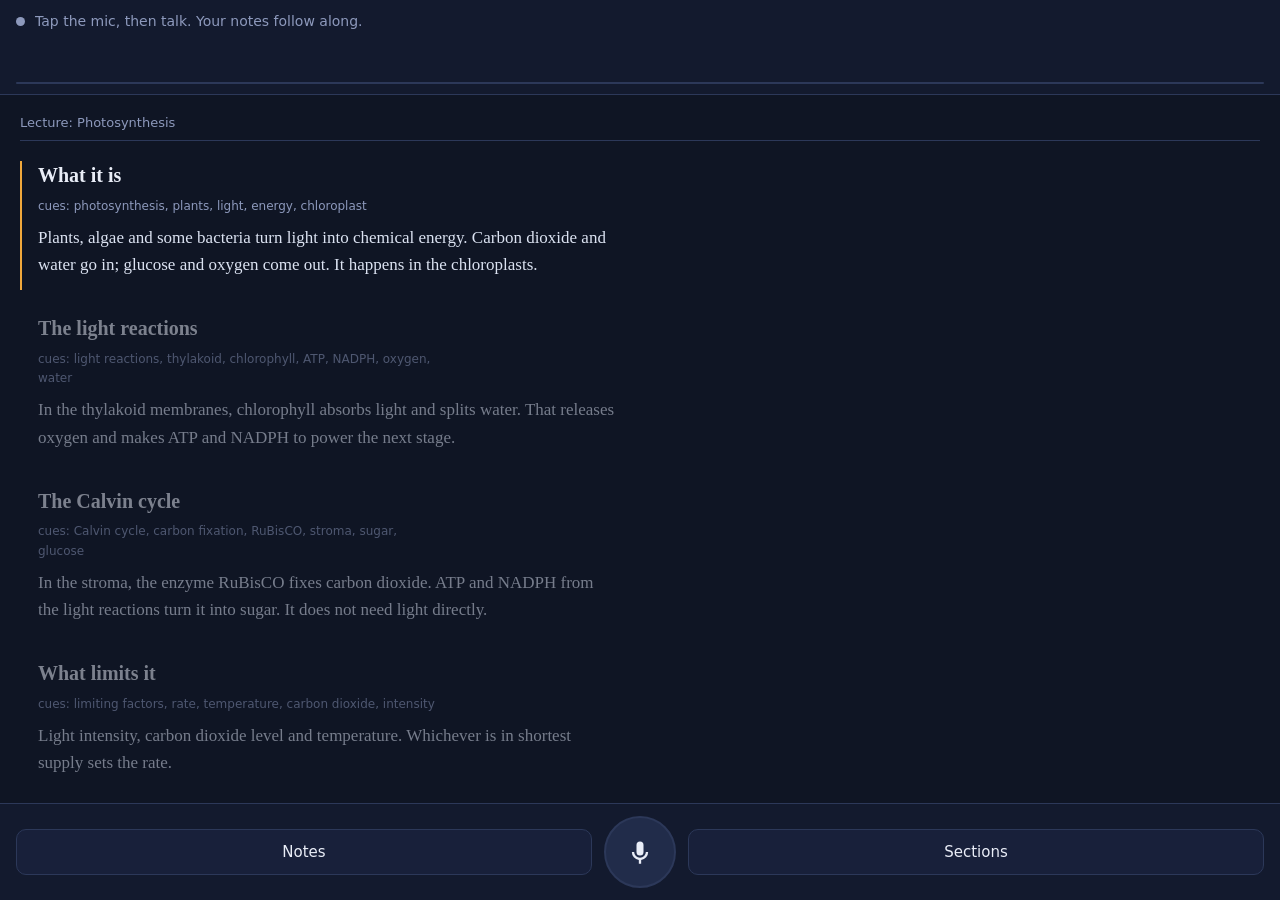
<file: media/earshot/index.html>
<!DOCTYPE html>
<html lang="en">
<head>
<meta charset="utf-8">
<meta name="viewport" content="width=device-width, initial-scale=1, viewport-fit=cover">
<meta name="theme-color" content="#0F1524">
<meta name="apple-mobile-web-app-capable" content="yes">
<meta name="apple-mobile-web-app-status-bar-style" content="black-translucent">
<title>Earshot: notes that follow the conversation</title>
<style>
:root{
  --ink:#0F1524;
  --panel:#18203A;
  --panel-2:#212C4A;
  --edge:#2C3859;
  --text:#E9EDF7;
  --dim:#8D99BC;
  --amber:#F0A83C;
  --live:#5AD6BC;
  --serif: "Iowan Old Style", "Palatino Linotype", Palatino, Georgia, "Times New Roman", serif;
  --ui: -apple-system, BlinkMacSystemFont, "Segoe UI", Roboto, system-ui, sans-serif;
  --mono: ui-monospace, SFMono-Regular, Menlo, Consolas, monospace;
}
*{box-sizing:border-box;-webkit-tap-highlight-color:transparent}
html,body{height:100%;margin:0}
body{
  background:var(--ink);color:var(--text);font-family:var(--ui);
  display:flex;flex-direction:column;overflow:hidden;overscroll-behavior:none;
}

/* ---------- hearing rail ---------- */
.rail{
  flex:0 0 auto;padding:calc(env(safe-area-inset-top) + 10px) 16px 10px;
  background:#131A2E;border-bottom:1px solid var(--edge);position:relative;z-index:5;
}
.rail-top{display:flex;align-items:center;gap:10px;min-height:22px}
.pulse{width:9px;height:9px;border-radius:50%;background:var(--dim);flex:0 0 auto}
.listening .pulse{background:var(--live);animation:beat 1.6s ease-in-out infinite}
.thinking .pulse{background:var(--amber);animation:beat .7s ease-in-out infinite}
@keyframes beat{0%,100%{opacity:.35;transform:scale(.8)}50%{opacity:1;transform:scale(1.25)}}
.matched{font-family:var(--serif);font-size:16px;color:var(--amber);white-space:nowrap;overflow:hidden;text-overflow:ellipsis;flex:1 1 auto}
.matched.idle{color:var(--dim);font-family:var(--ui);font-size:14px}
.lead{
  margin-top:6px;font-size:14px;line-height:1.4;color:var(--live);
  display:none;font-family:var(--serif);
}
.lead.show{display:block}
.heard{
  margin-top:6px;font-size:12.5px;line-height:1.45;color:var(--dim);
  height:2.9em;overflow:hidden;display:-webkit-box;-webkit-line-clamp:2;-webkit-box-orient:vertical;
}
.heard b{color:var(--amber);font-weight:600}
.meter{height:2px;background:var(--edge);border-radius:2px;margin-top:8px;overflow:hidden}
.meter i{display:block;height:100%;width:0;background:var(--amber);transition:width .25s ease}

/* ---------- reader ---------- */
#reader{
  flex:1 1 auto;overflow-y:auto;-webkit-overflow-scrolling:touch;
  padding:20px 20px 45vh;scroll-behavior:smooth;
}
.docmark{font-size:13px;color:var(--dim);margin:0 0 20px;padding-bottom:10px;border-bottom:1px solid var(--edge)}
section.sec{
  padding:2px 0 2px 16px;margin:0 0 24px;border-left:2px solid transparent;
  opacity:.5;transition:opacity .3s ease,border-color .3s ease;scroll-margin-top:12px;
}
section.sec.on{opacity:1;border-left-color:var(--amber)}
section.sec h2{font-family:var(--serif);font-weight:600;font-size:20px;line-height:1.28;margin:0 0 8px}
section.sec p{font-family:var(--serif);font-size:17px;line-height:1.6;margin:0 0 10px;max-width:34em;color:#DCE3F2}
section.sec .tagline{font-size:12px;color:var(--dim);margin:0 0 8px;font-family:var(--ui)}
section.sec pre{
  background:#0B1120;border:1px solid var(--edge);border-radius:8px;padding:10px 12px;
  overflow-x:auto;font-family:var(--mono);font-size:12.5px;line-height:1.5;color:#CFE0FF;margin:0 0 10px;
}
section.sec code{font-family:var(--mono);font-size:.88em;color:#FFD79A}
section.sec pre code{color:inherit;font-size:inherit}

/* ---------- bottom bar ---------- */
.bar{
  flex:0 0 auto;display:flex;align-items:center;gap:12px;
  padding:12px 16px calc(env(safe-area-inset-bottom) + 12px);
  background:#131A2E;border-top:1px solid var(--edge);position:relative;z-index:5;
}
button{font-family:var(--ui);color:var(--text);border:0;background:none;font-size:15px}
.side{flex:1 1 0;padding:13px 8px;border:1px solid var(--edge);border-radius:10px;background:var(--panel)}
.side:active{background:var(--panel-2)}
.mic{
  flex:0 0 auto;width:72px;height:72px;border-radius:50%;
  background:var(--panel-2);border:2px solid var(--edge);
  display:flex;align-items:center;justify-content:center;
}
.mic svg{width:28px;height:28px;fill:var(--text)}
.listening .mic{background:rgba(90,214,188,.16);border-color:var(--live)}
.listening .mic svg{fill:var(--live)}
.mic:active{transform:scale(.96)}
.hold{
  position:absolute;left:50%;transform:translateX(-50%);bottom:calc(100% + 10px);
  background:var(--amber);color:#1B1405;font-size:13px;font-weight:600;
  padding:9px 16px;border-radius:20px;display:none;white-space:nowrap;
}
.hold.show{display:block}

/* ---------- sheets ---------- */
.sheet{position:fixed;inset:0;z-index:20;background:rgba(9,13,24,.6);display:none;align-items:flex-end}
.sheet.open{display:flex}
.sheet-inner{
  width:100%;max-height:88vh;overflow-y:auto;background:var(--panel);
  border-radius:16px 16px 0 0;border-top:1px solid var(--edge);
  padding:18px 18px calc(env(safe-area-inset-bottom) + 22px);
}
.sheet h3{margin:0 0 4px;font-size:18px;font-weight:600}
.sheet .sub{margin:0 0 14px;color:var(--dim);font-size:13px;line-height:1.5}
textarea{
  width:100%;min-height:140px;background:var(--ink);color:var(--text);
  border:1px solid var(--edge);border-radius:10px;padding:12px;
  font-family:var(--ui);font-size:15px;line-height:1.5;resize:vertical;
}
input[type=text],input[type=password],input[type=search]{
  width:100%;background:var(--ink);color:var(--text);border:1px solid var(--edge);
  border-radius:10px;padding:11px 12px;font-size:15px;font-family:var(--ui);margin-bottom:10px;
}
.row{display:flex;gap:10px;margin-top:12px}
.row button{flex:1 1 0;padding:13px;border-radius:10px}
.primary{background:var(--amber);color:#1B1405;font-weight:600}
.ghost{background:var(--panel-2);border:1px solid var(--edge)}
.doclist{margin:14px 0 0;padding:0;list-style:none}
.doclist li{display:flex;align-items:center;gap:12px;padding:12px 0;border-top:1px solid var(--edge)}
.doclist .nm{flex:1 1 auto;font-size:15px;overflow:hidden;text-overflow:ellipsis;white-space:nowrap}
.doclist .ct{color:var(--dim);font-size:12px}
.doclist .nm.cur{color:var(--amber)}
.toggle{width:44px;height:26px;border-radius:14px;background:var(--edge);position:relative;flex:0 0 auto}
.toggle i{position:absolute;top:3px;left:3px;width:20px;height:20px;border-radius:50%;background:var(--dim);transition:.2s}
.toggle.on{background:rgba(240,168,60,.3)}
.toggle.on i{left:21px;background:var(--amber)}
.del{color:var(--dim);font-size:20px;padding:0 4px}
.idx{margin:0;padding:0;list-style:none}
.idx li{padding:12px 0;border-top:1px solid var(--edge);display:flex;gap:12px;align-items:baseline}
.idx li:first-child{border-top:0}
.idx .n{color:var(--dim);font-size:11px;min-width:30px}
.idx .t{font-family:var(--serif);font-size:16px;flex:1 1 auto}
.idx .src{display:block;font-family:var(--ui);font-size:11px;color:var(--dim);margin-top:3px}
.idx li.on .t{color:var(--amber)}
.setting{display:flex;align-items:center;gap:14px;padding:14px 0;border-top:1px solid var(--edge)}
.setting .lbl{flex:1 1 auto;font-size:15px}
.setting .lbl small{display:block;color:var(--dim);font-size:12px;margin-top:3px;line-height:1.4}
input[type=range]{width:120px;accent-color:var(--amber)}
select{
  background:var(--ink);color:var(--text);border:1px solid var(--edge);
  border-radius:8px;padding:9px 10px;font-size:14px;font-family:var(--ui);
}
.note{font-size:12.5px;color:var(--dim);line-height:1.5;margin-top:14px}
.status{font-size:12.5px;line-height:1.5;margin-top:10px;color:var(--dim);word-break:break-word;-webkit-user-select:text;user-select:text}
.status.ok{color:var(--live)}
.status.bad{color:#FF8A8A}
@media (prefers-reduced-motion: reduce){
  *{animation:none!important;transition:none!important}
  #reader{scroll-behavior:auto}
}
</style>
</head>
<body>

<div class="rail" id="rail">
  <div class="rail-top">
    <span class="pulse"></span>
    <span class="matched idle" id="matched">Tap the mic, then talk. Your notes follow along.</span>
  </div>
  <div class="lead" id="lead"></div>
  <div class="heard" id="heard"></div>
  <div class="meter"><i id="meterFill"></i></div>
</div>

<main id="reader"></main>

<div class="bar" id="bar">
  <button class="side" id="btnNotes">Notes</button>
  <button class="mic" id="btnMic" aria-label="Start listening">
    <svg viewBox="0 0 24 24"><path d="M12 15a3 3 0 0 0 3-3V6a3 3 0 1 0-6 0v6a3 3 0 0 0 3 3zm5-3a5 5 0 0 1-10 0H5a7 7 0 0 0 6 6.92V22h2v-3.08A7 7 0 0 0 19 12z"/></svg>
  </button>
  <button class="side" id="btnIndex">Sections</button>
  <div class="hold" id="holdChip">Following you again</div>
</div>

<!-- notes sheet -->
<div class="sheet" id="sheetNotes">
  <div class="sheet-inner">
    <h3>Your notes</h3>
    <p class="sub">Toggle a set off to keep it out of matching. Tap a name to jump to it.</p>
    <ul class="doclist" id="docList"></ul>
    <div class="row"><button class="ghost" id="btnAdd">Add more notes</button><button class="ghost" id="btnTune">Tuning</button></div>
    <div id="addBox" hidden>
      <input type="text" id="docName" placeholder="Name">
      <textarea id="docText" placeholder="## A heading&#10;keywords: cue, another cue&#10;&#10;The answer…"></textarea>
      <div class="row">
        <button class="ghost" id="btnFile">Open a file</button>
        <button class="primary" id="btnSave">Add notes</button>
      </div>
      <input type="file" id="fileIn" accept=".txt,.md,.markdown,.text,text/plain" hidden>
    </div>
    <p class="note">Add <em>keywords: pricing, cost, budget</em> under any heading to steer what triggers it.</p>
    <div class="row"><button class="ghost" id="btnRestore">Restore the bundled notes</button></div>
  </div>
</div>

<!-- index sheet -->
<div class="sheet" id="sheetIndex">
  <div class="sheet-inner">
    <h3>Sections</h3>
    <input type="search" id="idxFilter" placeholder="Filter every section…" autocomplete="off">
    <ul class="idx" id="idxList"></ul>
  </div>
</div>

<!-- tuning sheet -->
<div class="sheet" id="sheetTune">
  <div class="sheet-inner">
    <h3>Tuning</h3>
    <p class="sub">If it jumps around too eagerly, drag sensitivity down. If it sits still while you talk, drag it up.</p>
    <div class="setting">
      <span class="lbl">Sensitivity<small id="sensLabel">Balanced</small></span>
      <input type="range" id="sens" min="1" max="5" step="1" value="3">
    </div>
    <div class="setting">
      <span class="lbl">Auto-scroll<small>Off keeps matches in the top bar without moving the page</small></span>
      <div class="toggle on" id="tgAuto"><i></i></div>
    </div>
    <div class="setting">
      <span class="lbl">Keep screen on<small>Holds a wake lock while listening</small></span>
      <div class="toggle on" id="tgWake"><i></i></div>
    </div>

    <h3 style="margin-top:22px">Claude routing</h3>
    <p class="sub">Word matching is instant but literal. With a key, Claude reads the last thing it heard against the closest sections and picks the one that actually answers it, plus an opening line to say while you find your place.</p>
    <input type="password" id="apiKey" placeholder="sk-ant-…" autocomplete="off" spellcheck="false">
    <div class="setting">
      <span class="lbl">Model<small>Haiku answers in about a second. Sonnet is slower and sharper.</small></span>
      <select id="model">
        <option value="claude-haiku-4-5-20251001">claude-haiku-4-5-20251001</option>
      </select>
    </div>
    <div class="setting">
      <span class="lbl">Use Claude<small>Local matching still moves first; Claude corrects it</small></span>
      <div class="toggle" id="tgAI"><i></i></div>
    </div>
    <div class="row">
      <button class="ghost" id="btnModels">Load models</button>
      <button class="ghost" id="btnTest">Test the key</button>
    </div>
    <p class="status" id="aiStatus"></p>
    <p class="note" id="engineNote"></p>
    <div class="row"><button class="ghost" id="btnCloseTune">Done</button></div>
  </div>
</div>

<script id="bundle" type="application/json">[{"id": "b_photosynthesis_md", "name": "Lecture: Photosynthesis", "b64": "[base64]"}, {"id": "b_water_cycle_md", "name": "Lecture: The water cycle", "b64": "[base64]"}, {"id": "b_supply_demand_md", "name": "Lecture: Supply and demand", "b64": "[base64]"}]</script>

<script>
"use strict";

/* ---------------- storage ---------------- */
const store = {
  async get(k){
    try{
      if(window.storage && window.storage.get){ const r = await window.storage.get(k); return r ? r.value : null; }
      return localStorage.getItem(k);
    }catch(e){ return null; }
  },
  async set(k,v){
    try{
      if(window.storage && window.storage.set){ await window.storage.set(k,v); return; }
      localStorage.setItem(k,v);
    }catch(e){}
  }
};

/* ---------------- bundled notes ---------------- */
function b64utf8(b){
  const bin = atob(b);
  const bytes = new Uint8Array(bin.length);
  for(let i = 0; i < bin.length; i++) bytes[i] = bin.charCodeAt(i);
  return new TextDecoder("utf-8").decode(bytes);
}
let BUNDLE = [];
try{
  BUNDLE = JSON.parse(document.getElementById("bundle").textContent).map(d => ({
    id: d.id, name: d.name, text: b64utf8(d.b64), on: true, bundled: true
  }));
}catch(e){ BUNDLE = []; }

/* ---------------- text tools ---------------- */
const STOP = new Set(("a about after all also am an and any are as at be because been before being both but by can could did do does doing down during each few for from further had has have he her here hers him his how i if in into is it its just me more most my no nor not now of on once only or other our out over own same she should so some such than that the their them then there these they this those through to too under until up very was we were what when where which while who whom why will with would you your yours").split(" "));

function stem(w){
  if(w.length > 4){
    if(w.endsWith("ies")) return w.slice(0,-3)+"y";
    if(w.endsWith("sses")) return w.slice(0,-2);
    if(w.endsWith("ing")) return w.slice(0,-3);
    if(w.endsWith("ed")) return w.slice(0,-2);
    if(w.endsWith("es")) return w.slice(0,-2);
  }
  if(w.length > 3 && w.endsWith("s") && !w.endsWith("ss")) return w.slice(0,-1);
  return w;
}
function toks(s){
  return String(s||"").toLowerCase()
    .replace(/[^a-z0-9\s'’-]/g," ")
    .split(/\s+/)
    .filter(w => w.length > 1 && !STOP.has(w))
    .map(stem);
}

/* ---------------- parsing ---------------- */
function headingOf(line){
  const t = line.trim();
  if(!t) return null;
  const m = t.match(/^(#{1,6})\s+(.+)$/);
  if(m) return { text: m[2].replace(/#+\s*$/,"").trim(), level: m[1].length };
  if(t.length > 78) return null;
  if(/^[-=*_]{3,}$/.test(t)) return null;
  if(/^\*\*(.+?)\*\*:?$/.test(t)) return { text: t.replace(/\*\*/g,"").replace(/:$/,"").trim(), level: 4 };
  if(/^\d+[.)]\s+\S/.test(t) && !/[.?!]$/.test(t)) return { text: t.replace(/^\d+[.)]\s*/,"").trim(), level: 4 };
  if(/[A-Z]{3,}/.test(t) && !/[a-z]/.test(t)) return { text: t.replace(/:$/,"").trim(), level: 3 };
  if(/:$/.test(t) && t.split(/\s+/).length <= 9) return { text: t.replace(/:$/,"").trim(), level: 5 };
  return null;
}

function parseDoc(doc){
  const lines = String(doc.text||"").replace(/\r/g,"").split("\n");
  const out = [];
  let cur = null, fence = false;
  const stack = [];
  const blank = () => ({ docId: doc.id, docName: doc.name, title: "", trail: stack.map(x => x.text), keywords: [], lines: [] });
  const flush = () => {
    if(!cur) return;
    cur.body = cur.lines.join("\n").replace(/\n{3,}/g,"\n\n").trim();
    delete cur.lines;
    if(cur.title || cur.body) out.push(cur);
    cur = null;
  };
  for(const line of lines){
    if(/^\s*```/.test(line)){
      fence = !fence;
      if(!cur) cur = blank();
      cur.lines.push(line);
      continue;
    }
    const h = fence ? null : headingOf(line);
    if(h){
      flush();
      while(stack.length && stack[stack.length-1].level >= h.level) stack.pop();
      cur = { docId: doc.id, docName: doc.name, title: h.text, trail: stack.map(x => x.text), keywords: [], lines: [] };
      stack.push(h);
      continue;
    }
    const kw = fence ? null : line.match(/^\s*(?:keywords|kw|tags|cues)\s*[:=]\s*(.+)$/i);
    if(kw && cur){ cur.keywords = kw[1].split(/[,;|]/).map(s => s.trim()).filter(Boolean); continue; }
    if(!cur) cur = blank();
    cur.lines.push(line);
  }
  flush();

  if(out.length <= 1 && (out[0] ? !out[0].title : true)){
    const text = String(doc.text||"").trim();
    if(!text) return [];
    const paras = text.split(/\n\s*\n/).filter(p => p.trim());
    const chunks = []; let buf = [], count = 0;
    for(const p of paras){
      buf.push(p); count += p.split(/\s+/).length;
      if(count > 110){ chunks.push(buf.join("\n\n")); buf = []; count = 0; }
    }
    if(buf.length) chunks.push(buf.join("\n\n"));
    return chunks.map(c => ({
      docId: doc.id, docName: doc.name, trail: [],
      title: c.split(/\s+/).slice(0,7).join(" ") + "…",
      keywords: [], body: c
    }));
  }
  return out.filter(s => (s.title + s.body).trim().length > 0);
}

/* ---------------- state ---------------- */
let docs = [];
let sections = [];
let activeIdx = -1;
let renderedDoc = null;
let listening = false;
let lastSwitch = 0, holdUntil = 0;
let heardLog = [], interimToks = [], lastPhrase = "";
let rec = null, wakeLock = null, restartTimer = null;
let aiBusy = false, aiLast = 0, aiTimer = null, leadTimer = null;
const settings = { sens: 3, auto: true, wake: true, ai: false, model: "claude-haiku-4-5-20251001", key: "" };
const THRESH = {1:0.34, 2:0.26, 3:0.19, 4:0.14, 5:0.10};
const SENS_LABEL = {1:"Very picky", 2:"Picky", 3:"Balanced", 4:"Eager", 5:"Very eager"};

const $ = id => document.getElementById(id);
const reader = $("reader");
const esc = s => String(s).replace(/[&<>]/g, c => ({"&":"&amp;","<":"&lt;",">":"&gt;"}[c]));

/* ---------------- index ---------------- */
let IDF = new Map();

function buildIndex(){
  const df = new Map();
  sections.forEach(s => {
    const tf = new Map();
    const add = (arr, w) => arr.forEach(t => tf.set(t, (tf.get(t)||0) + w));
    add(toks(s.title), 4);
    add(toks((s.trail||[]).join(" ")), 1.5);
    add(toks(s.keywords.join(" ")), 6);
    add(toks(s.body), 1);
    s.cue = new Set(toks(s.title).concat(toks(s.keywords.join(" "))));
    s.words = (s.body || "").split(/\s+/).filter(Boolean).length;
    s.label = (s.title && toks(s.title).length > 1) || !(s.trail||[]).length
      ? (s.title || s.docName)
      : (s.trail[s.trail.length-1] + " › " + s.title);
    s.tf = tf;
    tf.forEach((_, t) => df.set(t, (df.get(t)||0) + 1));
  });
  const N = Math.max(sections.length, 1);
  IDF = new Map();
  df.forEach((v, t) => IDF.set(t, Math.log(1 + N / (1 + v)) + 0.25));
  sections.forEach(s => {
    const vec = new Map(); let sq = 0;
    s.tf.forEach((f, t) => {
      const idf = Math.log(1 + N / (1 + (df.get(t)||0))) + 0.25;
      const w = (1 + Math.log(f)) * idf;
      vec.set(t, w); sq += w * w;
    });
    s.vec = vec; s.norm = Math.sqrt(sq) || 1;
    s.prior = Math.min(1, (s.words + 35) / 60);
    delete s.tf;
  });
}

/* ---------------- rendering (one document at a time) ---------------- */
function renderDoc(docId, quiet){
  renderedDoc = docId;
  const doc = docs.find(d => d.id === docId);
  reader.innerHTML = "";
  if(!doc){
    reader.innerHTML = '<section class="sec on"><h2>Nothing to follow yet</h2><p>Add notes, then tap the mic.</p></section>';
    return;
  }
  const mark = document.createElement("div");
  mark.className = "docmark";
  mark.textContent = doc.name;
  reader.appendChild(mark);
  const frag = document.createDocumentFragment();
  sections.forEach((s, i) => {
    if(s.docId !== docId) return;
    const el = document.createElement("section");
    el.className = "sec";
    el.id = "sec" + i;
    el.innerHTML = (s.title ? "<h2>" + esc(s.title) + "</h2>" : "") +
      (s.keywords.length ? '<p class="tagline">cues: ' + esc(s.keywords.join(", ")) + "</p>" : "") +
      mdBody(s.body || "");
    frag.appendChild(el);
  });
  reader.appendChild(frag);
  if(quiet) reader.scrollTop = 0;
}

function mdBody(body){
  const blocks = esc(body).split(/```/);
  let html = "";
  blocks.forEach((b, i) => {
    if(i % 2){
      html += "<pre><code>" + b.replace(/^[a-zA-Z0-9]*\n/, "") + "</code></pre>";
    }else{
      b.split(/\n\s*\n/).forEach(p => {
        const t = p.trim();
        if(!t) return;
        html += "<p>" + t.replace(/`([^`]+)`/g, "<code>$1</code>").replace(/\n/g, "<br>") + "</p>";
      });
    }
  });
  return html;
}

function setActive(i, scroll, quiet){
  if(i < 0 || i >= sections.length) return;
  if(sections[i].docId !== renderedDoc) renderDoc(sections[i].docId, true);
  const prev = document.querySelector("section.sec.on");
  if(prev) prev.classList.remove("on");
  const el = $("sec" + i);
  if(el){
    el.classList.add("on");
    if(scroll) el.scrollIntoView({ behavior: "smooth", block: "start" });
  }
  activeIdx = i;
  if(!quiet){
    $("matched").textContent = sections[i].label || sections[i].title || sections[i].docName;
    $("matched").classList.remove("idle");
  }
}

function showLead(text){
  const el = $("lead");
  if(!text){ el.classList.remove("show"); return; }
  el.textContent = text;
  el.classList.add("show");
  clearTimeout(leadTimer);
  leadTimer = setTimeout(() => el.classList.remove("show"), 25000);
}

function renderIndex(){
  const ul = $("idxList");
  const q = $("idxFilter").value.trim().toLowerCase();
  ul.innerHTML = "";
  let list = [];
  if(q){
    sections.forEach((s, i) => {
      if((s.title + " " + s.docName).toLowerCase().includes(q)) list.push(i);
    });
    list = list.slice(0, 80);
  }else{
    sections.forEach((s, i) => { if(s.docId === renderedDoc) list.push(i); });
  }
  const frag = document.createDocumentFragment();
  list.forEach(i => {
    const s = sections[i];
    const li = document.createElement("li");
    if(i === activeIdx) li.className = "on";
    li.innerHTML = '<span class="n">' + (i+1) + '</span><span class="t">' +
      esc(s.label || s.title || (s.body||"").slice(0,40) + "…") +
      (q ? '<span class="src">' + esc(s.docName) + "</span>" : "") + "</span>";
    li.onclick = () => { closeSheets(); setActive(i, true); holdUntil = Date.now() + 5000; };
    frag.appendChild(li);
  });
  ul.appendChild(frag);
}

function renderDocs(){
  const ul = $("docList");
  ul.innerHTML = "";
  docs.forEach(d => {
    const li = document.createElement("li");
    const n = sections.filter(s => s.docId === d.id).length;
    const nm = document.createElement("span");
    nm.className = "nm" + (d.id === renderedDoc ? " cur" : "");
    nm.innerHTML = esc(d.name) + '<span class="ct"> · ' + (d.on ? n + " section" + (n===1?"":"s") : "off") + "</span>";
    nm.onclick = () => {
      if(!d.on) return;
      closeSheets();
      const first = sections.findIndex(s => s.docId === d.id);
      if(first >= 0) setActive(first, true);
      holdUntil = Date.now() + 5000;
    };
    const tg = document.createElement("div");
    tg.className = "toggle" + (d.on ? " on" : "");
    tg.innerHTML = "<i></i>";
    tg.onclick = () => { d.on = !d.on; rebuild(); save(); renderDocs(); };
    const del = document.createElement("button");
    del.className = "del"; del.textContent = "×";
    del.setAttribute("aria-label", "Remove " + d.name);
    del.onclick = () => { docs = docs.filter(x => x.id !== d.id); rebuild(); save(); renderDocs(); };
    li.appendChild(nm); li.appendChild(tg); li.appendChild(del);
    ul.appendChild(li);
  });
}

function rebuild(){
  sections = [];
  docs.filter(d => d.on).forEach(d => {
    sections = sections.concat(parseDoc(d).filter(x =>
      x.keywords.length || (x.body || "").split(/\s+/).filter(Boolean).length >= 12));
  });
  buildIndex();
  activeIdx = -1;
  const first = sections[0];
  renderDoc(first ? first.docId : null, true);
  if(first) setActive(0, false, true);
}

/* ---------------- matching ---------------- */
function currentQuery(){
  const now = Date.now();
  const q = new Map();
  heardLog.forEach(e => {
    const age = now - e.time;
    if(age > 14000) return;
    q.set(e.t, (q.get(e.t)||0) + Math.exp(-age / 7000));
  });
  interimToks.forEach(t => q.set(t, (q.get(t)||0) + 1.1));
  const weighted = new Map();
  q.forEach((v, t) => weighted.set(t, v * (IDF.get(t) || 1.6)));
  return weighted;
}

function rank(){
  const q = currentQuery();
  if(!q.size || !sections.length) return null;
  let qn = 0; q.forEach(v => qn += v*v);
  qn = Math.sqrt(qn) || 1;
  const terms = [...q.keys()];
  const scored = [];
  let curScore = 0;
  sections.forEach((s, i) => {
    let dot = 0;
    q.forEach((qw, t) => { const w = s.vec.get(t); if(w) dot += qw * w; });
    if(dot <= 0) return;
    let hits = 0;
    terms.forEach(t => { if(s.cue.has(t)) hits++; });
    const sc = (dot / (qn * s.norm)) * s.prior + 0.10 * (hits / terms.length);
    if(i === activeIdx) curScore = sc;
    scored.push({ i, sc });
  });
  scored.sort((a,b) => b.sc - a.sc);
  return { scored, curScore };
}

function evaluate(){
  const r = rank();
  if(!r || !r.scored.length) return;
  const top = r.scored[0];
  $("meterFill").style.width = Math.min(100, Math.round(top.sc * 260)) + "%";
  const now = Date.now();
  if(top.sc < THRESH[settings.sens]) return;
  if(top.i === activeIdx) return;
  if(top.sc < r.curScore * 1.18) return;
  if(now - lastSwitch < 1000) return;
  lastSwitch = now;
  if(settings.auto && now > holdUntil) setActive(top.i, true);
  else {
    activeIdx = top.i;
    $("matched").textContent = sections[top.i].label || sections[top.i].title;
    $("matched").classList.remove("idle");
  }
}

function paintHeard(){
  const words = lastPhrase.trim().split(/\s+/).slice(-18);
  if(!words.length){ $("heard").innerHTML = ""; return; }
  const live = new Set();
  const cur = sections[activeIdx];
  if(cur) cur.vec.forEach((_, t) => live.add(t));
  $("heard").innerHTML = words.map(w => {
    const t = stem(w.toLowerCase().replace(/[^a-z0-9'’-]/g,""));
    return live.has(t) ? "<b>" + esc(w) + "</b>" : esc(w);
  }).join(" ");
}

function feed(text, isFinal){
  lastPhrase = (lastPhrase + " " + text).trim().split(/\s+/).slice(-40).join(" ");
  if(isFinal){
    const now = Date.now();
    toks(text).forEach(t => heardLog.push({ t, time: now }));
    if(heardLog.length > 160) heardLog = heardLog.slice(-160);
    interimToks = [];
    lastPhrase = text.trim().split(/\s+/).slice(-24).join(" ");
  }else{
    interimToks = toks(text);
  }
  paintHeard();
  evaluate();
  if(isFinal) queueClaude();
}

/* ---------------- Claude routing ---------------- */
function queueClaude(){
  if(!settings.ai || !settings.key || !sections.length) return;
  clearTimeout(aiTimer);
  aiTimer = setTimeout(askClaude, 600);
}

function preview(s, n){
  return (s.body || "").replace(/\s+/g, " ").trim().split(" ").slice(0, n).join(" ");
}

async function askClaude(){
  const now = Date.now();
  if(aiBusy || now - aiLast < 2000) return;
  const heard = lastPhrase.trim();
  if(heard.split(/\s+/).length < 4) return;
  const r = rank();
  if(!r || !r.scored.length) return;
  const cands = r.scored.slice(0, 14).map(x => {
    const s = sections[x.i];
    return "[" + x.i + "] " + s.docName + " > " + ((s.trail||[]).slice(-1)[0] ? s.trail.slice(-1)[0] + " > " : "") + (s.title || "untitled") +
      (s.keywords.length ? " (cues: " + s.keywords.join(", ") + ")" : "") +
      " :: " + preview(s, 28);
  }).join("\n");

  aiBusy = true; aiLast = now;
  document.body.classList.add("thinking");
  try{
    const res = await fetch("https://api.anthropic.com/v1/messages", {
      method: "POST",
      headers: {
        "content-type": "application/json",
        "x-api-key": settings.key,
        "anthropic-version": "2023-06-01",
        "anthropic-dangerous-direct-browser-access": "true"
      },
      body: JSON.stringify({
        model: settings.model,
        max_tokens: 160,
        system: "You route a live conversation to the right prepared note. Given what was just heard and a numbered list of candidate sections, pick the one section that best answers or matches it. Reply with JSON only, no prose, no code fences: {\"id\": <number from the list, or null if nothing fits>, \"confidence\": <0 to 1>, \"lead\": \"<opening sentence the speaker should say, 14 words max, drawn from that section>\"}. Use null when the speech is small talk or unrelated.",
        messages: [{ role: "user", content: "Heard: \"" + heard + "\"\n\nCandidates:\n" + cands }]
      })
    });
    if(!res.ok){
      aiNote(await apiError(res), true);
      return;
    }
    const data = await res.json();
    const txt = (data.content || []).filter(b => b.type === "text").map(b => b.text).join("").replace(/```json|```/g, "").trim();
    const out = JSON.parse(txt);
    aiNote("Routing with " + settings.model.split("-").slice(0,2).join(" ") + ".", false);
    if(out && typeof out.id === "number" && out.id >= 0 && out.id < sections.length && (out.confidence == null || out.confidence >= 0.45)){
      if(out.id !== activeIdx && Date.now() > holdUntil){
        lastSwitch = Date.now();
        setActive(out.id, settings.auto);
      }
      if(out.lead) showLead(out.lead);
    }
  }catch(e){
    aiNote("Couldn't reach the API from this page. Check the key, the network, or open the page over https.", true);
  }finally{
    aiBusy = false;
    document.body.classList.remove("thinking");
  }
}

async function apiError(res){
  let msg = "";
  try{
    const j = await res.json();
    msg = (j && j.error && j.error.message) ? j.error.message : JSON.stringify(j);
  }catch(e){
    try{ msg = await res.text(); }catch(e2){ msg = ""; }
  }
  return res.status + ": " + msg.slice(0, 220);
}

function aiNote(msg, bad){
  const el = $("aiStatus");
  el.textContent = msg;
  el.className = "status " + (bad ? "bad" : "ok");
}

/* ---------------- speech ---------------- */
const SR = window.SpeechRecognition || window.webkitSpeechRecognition;

function startListening(){
  if(!SR){
    $("matched").textContent = "This browser can't listen. Try Chrome, or Safari on iOS 15+.";
    $("matched").classList.add("idle");
    return;
  }
  try{ rec = new SR(); }catch(e){ return; }
  rec.continuous = true;
  rec.interimResults = true;
  rec.lang = navigator.language || "en-US";
  rec.onresult = e => {
    for(let i = e.resultIndex; i < e.results.length; i++){
      feed(e.results[i][0].transcript, e.results[i].isFinal);
    }
  };
  rec.onerror = e => {
    if(e.error === "not-allowed" || e.error === "service-not-allowed"){
      stopListening();
      $("matched").textContent = "Microphone blocked. Allow mic access, then tap again.";
      $("matched").classList.add("idle");
    }
  };
  rec.onend = () => {
    if(listening){
      clearTimeout(restartTimer);
      restartTimer = setTimeout(() => { try{ rec.start(); }catch(e){} }, 250);
    }
  };
  try{ rec.start(); }catch(e){}
  listening = true;
  document.body.classList.add("listening");
  $("btnMic").setAttribute("aria-label", "Stop listening");
  if($("matched").classList.contains("idle")) $("matched").textContent = "Listening…";
  if(settings.wake) requestWake();
}

function stopListening(){
  listening = false;
  clearTimeout(restartTimer);
  if(rec){ try{ rec.stop(); }catch(e){} rec = null; }
  document.body.classList.remove("listening");
  $("meterFill").style.width = "0%";
  $("btnMic").setAttribute("aria-label", "Start listening");
  releaseWake();
}

async function requestWake(){
  try{ if("wakeLock" in navigator) wakeLock = await navigator.wakeLock.request("screen"); }catch(e){}
}
function releaseWake(){
  try{ if(wakeLock){ wakeLock.release(); wakeLock = null; } }catch(e){}
}
document.addEventListener("visibilitychange", () => {
  if(document.visibilityState === "visible" && listening && settings.wake) requestWake();
});

/* ---------------- manual scroll hold ---------------- */
let holdTimer = null;
["touchstart","wheel","pointerdown"].forEach(ev => {
  reader.addEventListener(ev, () => {
    holdUntil = Date.now() + 7000;
    clearTimeout(holdTimer);
    holdTimer = setTimeout(() => {
      if(!listening) return;
      const chip = $("holdChip");
      chip.classList.add("show");
      setTimeout(() => chip.classList.remove("show"), 1600);
    }, 7000);
  }, { passive: true });
});

/* ---------------- wiring ---------------- */
function closeSheets(){ document.querySelectorAll(".sheet").forEach(s => s.classList.remove("open")); }
function openSheet(id){ closeSheets(); $(id).classList.add("open"); }
document.querySelectorAll(".sheet").forEach(s => {
  s.addEventListener("click", e => { if(e.target === s) closeSheets(); });
});
$("btnNotes").onclick = () => { renderDocs(); openSheet("sheetNotes"); };
$("btnIndex").onclick = () => { renderIndex(); openSheet("sheetIndex"); };
$("idxFilter").oninput = renderIndex;
$("btnTune").onclick = () => openSheet("sheetTune");
$("btnCloseTune").onclick = closeSheets;
$("btnMic").onclick = () => { listening ? stopListening() : startListening(); };
$("btnAdd").onclick = () => { const b = $("addBox"); b.hidden = !b.hidden; };
$("btnFile").onclick = () => $("fileIn").click();
$("fileIn").onchange = e => {
  const f = e.target.files && e.target.files[0];
  if(!f) return;
  const fr = new FileReader();
  fr.onload = () => {
    $("docText").value = String(fr.result || "");
    if(!$("docName").value) $("docName").value = f.name.replace(/\.[^.]+$/, "");
  };
  fr.readAsText(f);
};
$("btnSave").onclick = () => {
  const text = $("docText").value.trim();
  if(!text) return;
  const name = $("docName").value.trim() || "Notes " + (docs.length + 1);
  docs.push({ id: "d" + Date.now(), name, text, on: true });
  $("docText").value = ""; $("docName").value = ""; $("addBox").hidden = true;
  rebuild(); save(); closeSheets();
};
$("btnRestore").onclick = () => {
  BUNDLE.forEach(b => { if(!docs.some(d => d.id === b.id)) docs.push(Object.assign({}, b)); });
  docs.sort((a,b) => {
    const ai = BUNDLE.findIndex(x => x.id === a.id), bi = BUNDLE.findIndex(x => x.id === b.id);
    return (ai < 0 ? 99 : ai) - (bi < 0 ? 99 : bi);
  });
  rebuild(); save(); renderDocs();
};
$("sens").oninput = e => {
  settings.sens = +e.target.value;
  $("sensLabel").textContent = SENS_LABEL[settings.sens];
  save();
};
$("tgAuto").onclick = () => { settings.auto = !settings.auto; $("tgAuto").classList.toggle("on", settings.auto); save(); };
$("tgWake").onclick = () => {
  settings.wake = !settings.wake;
  $("tgWake").classList.toggle("on", settings.wake);
  if(settings.wake && listening) requestWake(); else releaseWake();
  save();
};
$("tgAI").onclick = () => {
  settings.ai = !settings.ai;
  $("tgAI").classList.toggle("on", settings.ai);
  if(settings.ai && !settings.key) aiNote("Paste a key above first.", true);
  save();
};
$("apiKey").oninput = e => { settings.key = e.target.value.trim(); save(); };
$("model").onchange = e => { settings.model = e.target.value; save(); };
$("btnTest").onclick = async () => {
  if(!settings.key){ aiNote("Paste a key above first.", true); return; }
  aiNote("Testing…", false);
  try{
    const res = await fetch("https://api.anthropic.com/v1/messages", {
      method: "POST",
      headers: {
        "content-type": "application/json",
        "x-api-key": settings.key,
        "anthropic-version": "2023-06-01",
        "anthropic-dangerous-direct-browser-access": "true"
      },
      body: JSON.stringify({ model: settings.model, max_tokens: 8, messages: [{ role: "user", content: "Reply with the word ready." }] })
    });
    if(res.ok){
      aiNote("Key works with " + settings.model + ". Turn on Use Claude.", false);
    }else{
      aiNote(await apiError(res), true);
    }
  }catch(e){
    aiNote("Couldn't reach the API. If you opened this as a file, host it over https instead.", true);
  }
};

$("btnModels").onclick = async () => {
  if(!settings.key){ aiNote("Paste a key above first.", true); return; }
  aiNote("Asking the API which models your key can use…", false);
  try{
    const res = await fetch("https://api.anthropic.com/v1/models?limit=40", {
      headers: {
        "x-api-key": settings.key,
        "anthropic-version": "2023-06-01",
        "anthropic-dangerous-direct-browser-access": "true"
      }
    });
    if(!res.ok){ aiNote(await apiError(res), true); return; }
    const data = await res.json();
    const ids = (data.data || []).map(m => m.id);
    if(!ids.length){ aiNote("The key returned no models.", true); return; }
    const sel = $("model");
    sel.innerHTML = "";
    ids.forEach(id => {
      const o = document.createElement("option");
      o.value = id; o.textContent = id;
      sel.appendChild(o);
    });
    const pick = ids.find(id => id.includes("haiku")) || ids[0];
    sel.value = pick;
    settings.model = pick;
    save();
    aiNote(ids.length + " models available. Using " + pick + ".", false);
  }catch(e){
    aiNote("Couldn't reach the API. Open the page over https, not as a file.", true);
  }
};

/* ---------------- persistence ---------------- */
function save(){
  const slim = docs.map(d => d.bundled
    ? { id: d.id, name: d.name, on: d.on, bundled: true }
    : { id: d.id, name: d.name, on: d.on, text: d.text });
  store.set("earshot:v2", JSON.stringify({ docs: slim, settings }));
}

async function load(){
  const raw = await store.get("earshot:v2");
  let saved = null;
  if(raw){ try{ saved = JSON.parse(raw); }catch(e){} }
  if(saved && Array.isArray(saved.docs) && saved.docs.length){
    docs = saved.docs.map(d => {
      if(d.bundled){
        const b = BUNDLE.find(x => x.id === d.id);
        return b ? Object.assign({}, b, { on: d.on !== false }) : null;
      }
      return d;
    }).filter(Boolean);
  }else{
    docs = BUNDLE.map(b => Object.assign({}, b));
  }
  if(saved && saved.settings) Object.assign(settings, saved.settings);

  $("sens").value = settings.sens;
  $("sensLabel").textContent = SENS_LABEL[settings.sens];
  $("tgAuto").classList.toggle("on", settings.auto);
  $("tgWake").classList.toggle("on", settings.wake);
  $("tgAI").classList.toggle("on", settings.ai);
  $("apiKey").value = settings.key || "";
  const sel = $("model");
  if(!Array.from(sel.options).some(o => o.value === settings.model)){
    const o = document.createElement("option");
    o.value = settings.model; o.textContent = settings.model;
    sel.appendChild(o);
  }
  sel.value = settings.model;
  $("engineNote").textContent = SR
    ? "Speech recognition ready. Notes and the key stay on this device; audio goes to your browser's own speech service."
    : "This browser has no speech recognition. Chrome on Android, Chrome on desktop, or Safari on iOS 15+ will work.";
  rebuild();
}

load();
</script>
</body>
</html>
</file>
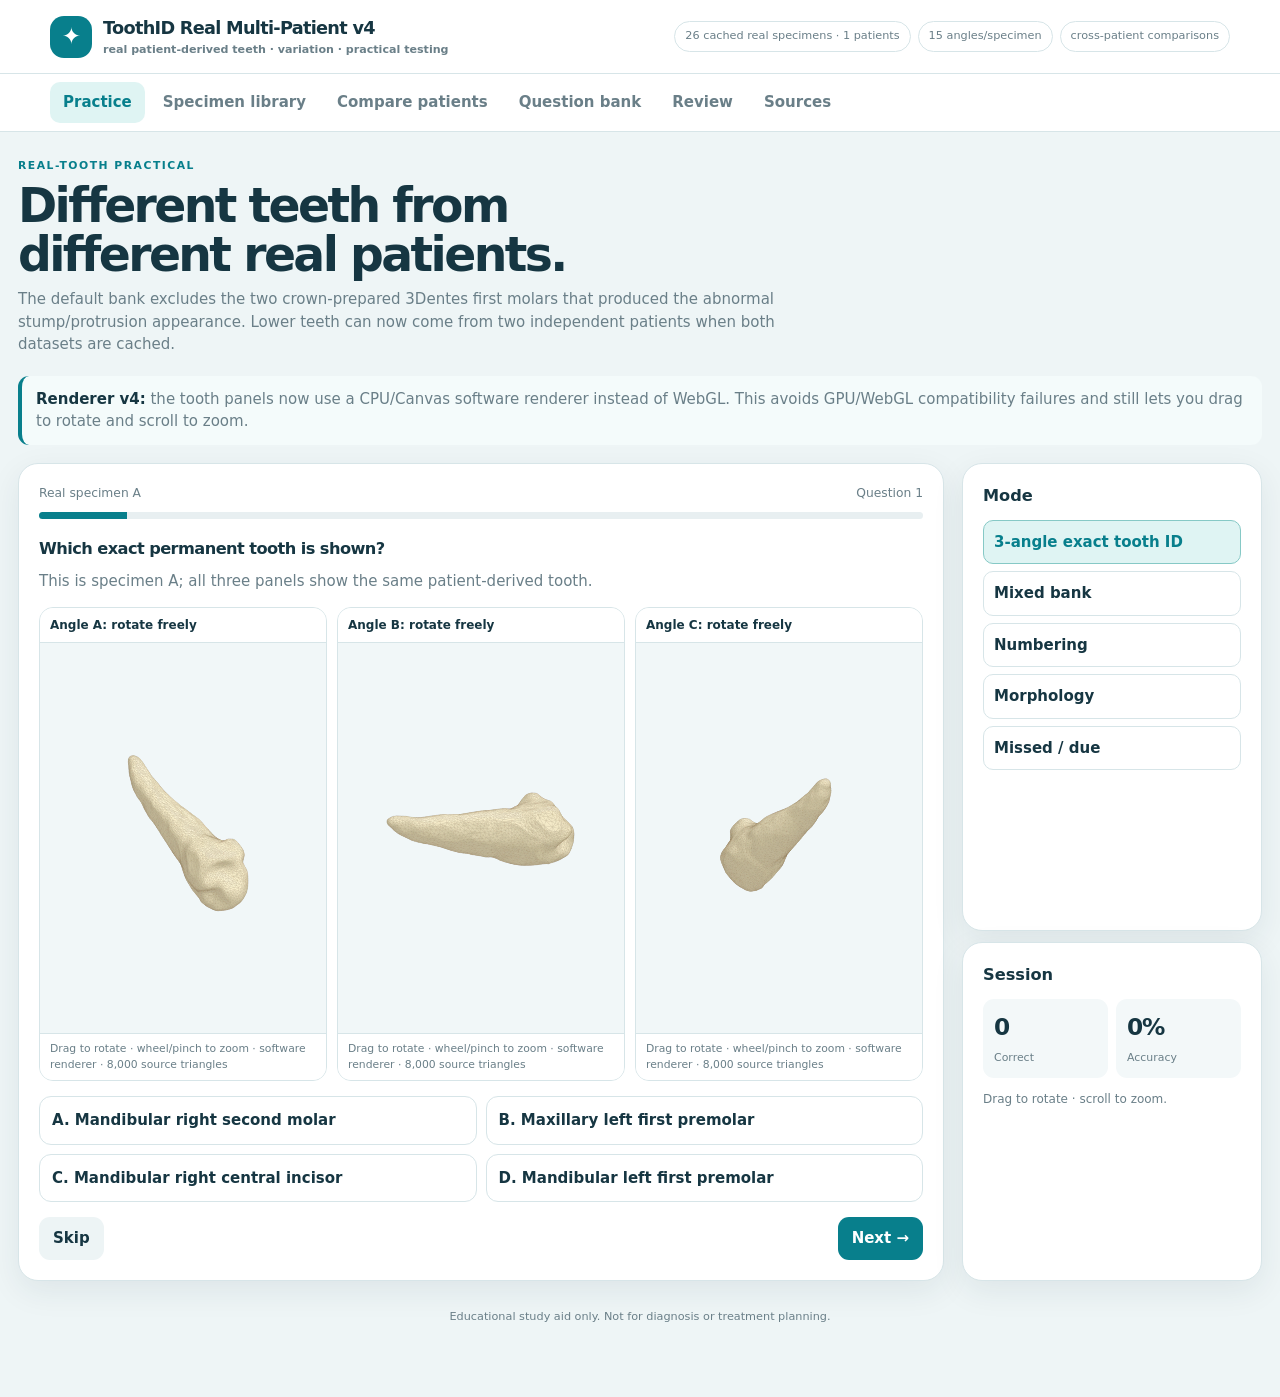
<file: media/toothid/index.html>
<!doctype html><html lang="en"><head><meta charset="utf-8"><meta name="viewport" content="width=device-width,initial-scale=1"><title>ToothID Real Multi-Patient</title><link rel="stylesheet" href="styles.css"></head><body>
<header><div class="brand"><div class="logo">✦</div><div>ToothID Real Multi‑Patient v4<small>real patient-derived teeth · variation · practical testing</small></div></div><div class="chips"><span class="chip" id="headerSpecimens">loading specimens…</span><span class="chip">15 angles/specimen</span><span class="chip">cross-patient comparisons</span></div></header>
<nav><button class="active" data-page="practice">Practice</button><button data-page="library">Specimen library</button><button data-page="compare">Compare patients</button><button data-page="bank">Question bank</button><button data-page="review">Review</button><button data-page="sources">Sources</button></nav>
<main>
<section class="page active" id="page-practice"><div class="hero"><div><div class="eyebrow">Real-tooth practical</div><h1>Different teeth from<br>different real patients.</h1><p>The default bank excludes the two crown-prepared 3Dentes first molars that produced the abnormal stump/protrusion appearance. Lower teeth can now come from two independent patients when both datasets are cached.</p></div></div><div class="notice" style="margin-bottom:18px"><b>Renderer v4:</b> the tooth panels now use a CPU/Canvas software renderer instead of WebGL. This avoids GPU/WebGL compatibility failures and still lets you drag to rotate and scroll to zoom.</div>
<div class="qgrid"><section class="card"><div class="qtop"><span id="qLabel">Real tooth identification</span><span id="qCount">Question 1</span></div><div class="progress"><span id="qProgress"></span></div><h2 class="question" id="qText"></h2><p class="qnote" id="qNote"></p><div id="stimulus"></div><div class="answers" id="answers"></div><div class="feedback" id="feedback"></div><div class="actions"><button class="btn secondary" id="skip">Skip</button><button class="btn primary" id="next" disabled>Next →</button></div></section>
<aside class="stack"><section class="card"><h2>Mode</h2><div class="modegrid"><button class="mode active" data-mode="visual">3-angle exact tooth ID</button><button class="mode" data-mode="mixed">Mixed bank</button><button class="mode" data-mode="notation">Numbering</button><button class="mode" data-mode="morph">Morphology</button><button class="mode" data-mode="due">Missed / due</button></div></section><section class="card"><h2>Session</h2><div class="stats"><div class="stat"><b id="score">0</b><span>Correct</span></div><div class="stat"><b id="accuracy">0%</b><span>Accuracy</span></div></div><p class="small" id="session">Drag to rotate · scroll to zoom.</p></section></aside></div></section>

<section class="page" id="page-library"><div class="hero"><div><div class="eyebrow">Specimen library</div><h1>Study the real variation.</h1><p>Choose a specific patient-derived specimen and angle protocol. The identity is shown here deliberately; Practice hides it.</p></div></div><div class="library-layout"><aside class="card"><label class="field">Specimen</label><select id="libSpecimen" class="control"></select><label class="field">Angle protocol</label><select id="libProtocol" class="control"></select><div class="meta-grid"><div class="meta"><b id="libFDI"></b><span>FDI</span></div><div class="meta"><b id="libUNI"></b><span>Universal</span></div><div class="meta"><b id="libPAL"></b><span>Palmer</span></div></div><p class="small" id="libSet"></p><button class="btn primary" id="randomSet">Random specimen</button><div class="notice" style="margin-top:14px"><b>Source:</b> <span id="libSource"></span></div></aside><section class="card"><h2 id="libTitle"></h2><p class="small" id="libFact"></p><div id="libModels"></div></section></div></section>

<section class="page" id="page-compare"><div class="hero"><div><div class="eyebrow">Variation training</div><h1>Same tooth position.<br>Two real people.</h1><p>For overlapping mandibular teeth, compare Patient A and Patient B side by side. This is the part the one-patient build could not teach.</p></div></div><div class="card"><label class="field">Overlapping FDI tooth</label><select id="compareFDI" class="control" style="max-width:420px"></select><div class="comparegrid" id="compareGrid" style="margin-top:14px"></div></div></section>

<section class="page" id="page-bank"><div class="hero"><div><div class="eyebrow">Transparent counts</div><h1>More real specimens,<br>not repeated fake patients.</h1><p>Counts adapt to what actually downloaded successfully. If Mendeley automatic download is blocked, the app still works with Patient A and tells you how to add Patient B manually.</p></div></div><div class="dashboard"><div class="card dash"><b id="bankSpecimens">0</b><span>cached real specimens</span></div><div class="card dash"><b id="bankPatients">0</b><span>real patients/sources</span></div><div class="card dash"><b id="bankVisual">0</b><span>3-angle visual sets</span></div><div class="card dash"><b id="bankCompare">0</b><span>cross-patient comparison sets</span></div><div class="card dash"><b id="bankRecords">0</b><span>structured question records</span></div></div></section>

<section class="page" id="page-review"><div class="hero"><div><div class="eyebrow">Spaced review</div><h1>Repeat the positions you miss.</h1><p>Review is keyed to exact FDI position while the visual specimen may vary between patients.</p></div></div><div class="actions" style="margin-bottom:14px"><button class="btn primary" id="startDue">Practice due teeth</button><button class="btn danger" id="reset">Reset progress</button></div><div class="reviewgrid" id="reviewGrid"></div></section>

<section class="page" id="page-sources"><div class="hero"><div><div class="eyebrow">Data provenance</div><h1>Two independent real-patient sources.</h1></div></div><div class="sources"><article class="source"><span class="tag">Patient A</span><h3>3Dentes</h3><p>CBCT-derived hard-tissue geometry from one consented patient at 0.16 mm isotropic resolution. This build excludes FDI 36 and 46 from natural-tooth testing because those teeth are prepared beneath zirconia crowns in the source patient.</p><p><b>Licence:</b> CC BY-NC 4.0.</p><a href="https://github.com/NateSaindon/3Dentes" target="_blank">Source ↗</a></article><article class="source"><span class="tag">Patient B</span><h3>Diaz / Ferro Sanchez / Campo</h3><p>Fourteen mandibular teeth from a different skeletal Class I patient. Roots/tooth bodies were segmented from DICOM CBCT and high-resolution iTero crowns were merged into the tooth geometry.</p><p><b>Licence:</b> CC BY 4.0.</p><a href="https://data.mendeley.com/datasets/97c3pf8h2h/1" target="_blank">Dataset ↗</a></article><article class="source"><span class="tag">Download fallback</span><h3>If Patient B fails to auto-download</h3><p>Use the Mendeley “Download All” button, save the ZIP as <code>imports/mendeley_97c3pf8h2h.zip</code>, and restart ToothID. The launcher extracts the 14 tooth STL files automatically.</p></article><article class="source"><span class="tag">Why not hundreds of patients yet?</span><h3>Licence and segmentation matter</h3><p>Large arch-scan and CBCT repositories exist, but many are not individually segmented into redistribution-ready tooth meshes. This build only counts specimens that can be tied to a reliable source, tooth identity and reuse licence.</p></article></div></section>
<p class="footer">Educational study aid only. Not for diagnosis or treatment planning.</p></main><script src="viewer.js"></script><script src="app.js"></script></body></html>
</file>
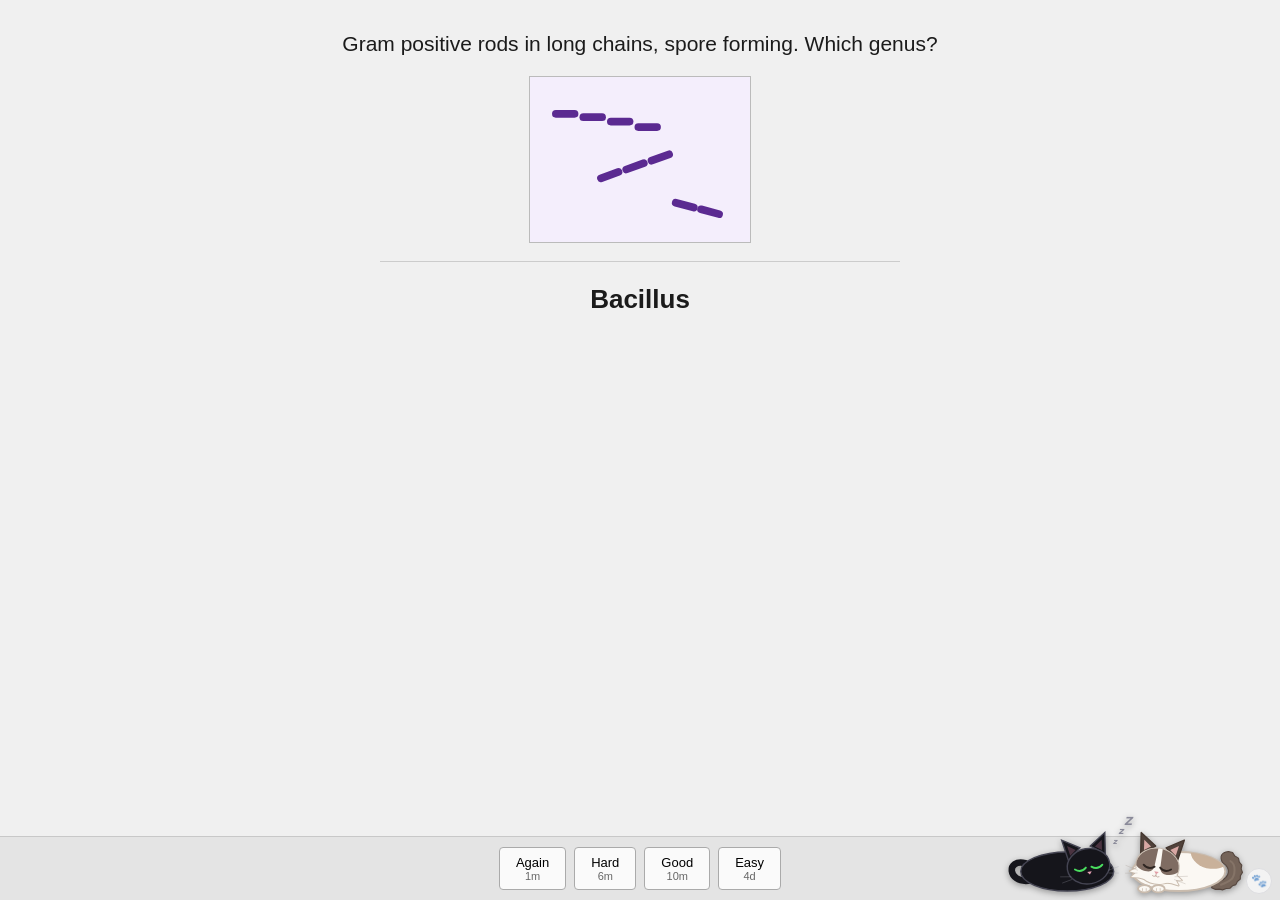
<file: media/anki/reviewer.html>
<!doctype html>
<html lang="en">
<head>
<meta charset="utf-8">
<meta name="viewport" content="width=device-width, initial-scale=1">
<title>Anki reviewer, pretend</title>
<!--
  A stand-in for Anki's reviewer. It loads a study cat add-on's own CSS and
  JavaScript (cats.js or boba.js, unchanged) and plays the part of Anki's
  Python side: pycmd() is the bridge the add-on calls, and the replies come
  back through the same functions Anki would call. In Anki the reply comes
  live from Claude; here it is one saved answer.
-->
<style>
  html, body { margin: 0; height: 100%; }
  body { font: 20px/1.5 Arial, sans-serif; background: #f0f0f0; color: #1b1b1b; display: grid; grid-template-rows: 1fr auto; }
  #qa { overflow: auto; padding: 28px 20px 140px; text-align: center; }
  #qa .q { font-size: 21px; }
  #qa hr { border: 0; border-top: 1px solid #ccc; margin: 18px auto; max-width: 520px; }
  #qa .a { font-size: 26px; font-weight: bold; }
  #qa svg { width: 220px; margin: 16px auto 0; display: block; border: 1px solid #bbb; }
  #bottom { background: #e4e4e4; border-top: 1px solid #c8c8c8; padding: 10px; display: flex; justify-content: center; gap: 8px; font-size: 13px; }
  #bottom button { font: 13px Arial, sans-serif; padding: 7px 16px; border: 1px solid #aaa; border-radius: 4px; background: #fafafa; }
  #bottom small { display: block; font-size: 11px; color: #666; }
  .night { background: #2c2c2c; color: #ddd; }
  .night #bottom { background: #222; border-color: #111; }
</style>
</head>
<body>
<div id="qa">
  <div class="q">Gram positive rods in long chains, spore forming. Which genus?</div>
  <svg viewBox="0 0 200 150" xmlns="http://www.w3.org/2000/svg" aria-label="Gram stain"><rect width="200" height="150" fill="#f4eefc"/>
    <g fill="#5b2a91"><rect x="20" y="30" width="24" height="7" rx="3.5"/><rect x="45" y="33" width="24" height="7" rx="3.5"/><rect x="70" y="37" width="24" height="7" rx="3.5"/><rect x="95" y="42" width="24" height="7" rx="3.5"/>
    <rect x="60" y="90" width="24" height="7" rx="3.5" transform="rotate(-20 60 90)"/><rect x="83" y="82" width="24" height="7" rx="3.5" transform="rotate(-20 83 82)"/><rect x="106" y="74" width="24" height="7" rx="3.5" transform="rotate(-20 106 74)"/>
    <rect x="130" y="110" width="24" height="7" rx="3.5" transform="rotate(15 130 110)"/><rect x="153" y="116" width="24" height="7" rx="3.5" transform="rotate(15 153 116)"/></g></svg>
  <hr>
  <div class="a">Bacillus</div>
</div>
<div id="bottom"><button>Again<small>1m</small></button><button>Hard<small>6m</small></button><button>Good<small>10m</small></button><button>Easy<small>4d</small></button></div>

<script>
  var addon = new URLSearchParams(location.search).get('addon') === 'boba' ? 'boba' : 'cats';
  if (new URLSearchParams(location.search).get('night') === '1') document.body.className = 'night';

  var EXPLAIN =
    "**Bacillus**\n\n" +
    "**Why it fits:** *Bacillus* species are Gram positive rods that often line up end to end in chains, and they make endospores. Gram positive, rod, chains, spores: that combination points here.\n\n" +
    "**Key ideas**\n" +
    "- Gram positive: a thick peptidoglycan wall keeps the crystal violet, so the cells look purple.\n" +
    "- Endospores: tough dormant forms that survive heat, drying and disinfectants.\n" +
    "- *B. anthracis* causes anthrax and is known for its boxcar chains. *B. cereus* causes food poisoning from reheated rice.\n\n" +
    "**Common mix-up:** *Clostridium* is also a Gram positive spore forming rod. Oxygen settles it: *Bacillus* grows with air, *Clostridium* is anaerobic.\n\n" +
    "**Memory aid:** Bacillus is boxcars that breathe. Mrrp.";
  var ASKED =
    "This demo has one saved answer, so we cannot answer that here. In Anki we send your question and this card to Claude and reply live, and you can keep asking follow-ups about the same card.";

  function reply(text) {
    var think = addon === 'cats' ? window.catsThinking : window.bobaThinking;
    var answer = addon === 'cats' ? window.catsReply : window.bobaReply;
    think && think();
    setTimeout(function () { answer && answer(text, false); }, 1300);
  }
  // Anki's bridge, played by this page
  window.pycmd = function (msg) {
    if (/:explain$/.test(msg)) reply(EXPLAIN);
    else if (/:ask:/.test(msg)) reply(ASKED);
  };

  var css = document.createElement('link');
  css.rel = 'stylesheet';
  css.href = addon + (addon === 'cats' ? '.css' : '.css');
  document.head.appendChild(css);
  var js = document.createElement('script');
  js.src = addon === 'cats' ? 'cats.js' : 'boba.js';
  js.onload = function () {
    var opts = { corner: 'bottom-right', shortcut: 'Ctrl+B' };
    if (addon === 'cats') window.catsReset && catsReset(opts);
    else window.bobaReset && bobaReset(opts);
  };
  document.body.appendChild(js);
</script>
</body>
</html>
</file>
<file: css/site.css>
/* ==========================================================================
   Safowan Mostaque. The building.
   A cross-section on white paper: a roof sign, six floors, an elevator,
   and one small person who works here.
   ========================================================================== */

:root {
  --paper: #fdfdf9;
  --ink: #1b1a22;
  --ink-2: #55525e;
  --slab: #2a2530;
  --brick: #b8462f;
  --brick-2: #96361f;
  --mortar: #e8cdbd;
  --steel: #8e98a6;
  --sun: #ffcf3f;
  --neon: #ff4fa3;
  --cyan: #3ff0e0;

  --f-sign: "Jersey 10", "Impact", sans-serif;
  --f-text: "Atkinson Hyperlegible Next", "Atkinson Hyperlegible", Verdana, sans-serif;
  --f-mono: "Atkinson Hyperlegible Mono", ui-monospace, Menlo, monospace;

  --gutter: clamp(14px, 4vw, 56px);
  --wallw: clamp(10px, 1.4vw, 18px);
  --shaft: 132px;
  --ground: 28px;
  --night: 0;
  --ease: cubic-bezier(.2, .8, .2, 1);
  --ease-io: cubic-bezier(.65, 0, .35, 1);
}

*, *::before, *::after { box-sizing: border-box; }
html { -webkit-text-size-adjust: 100%; }
body {
  margin: 0;
  background: var(--paper);
  color: var(--ink);
  font: 400 17px/1.55 var(--f-text);
  -webkit-font-smoothing: antialiased;
  overflow-x: hidden;
}
img, video, canvas, svg { display: block; max-width: 100%; }
a { color: inherit; }
button { font: inherit; color: inherit; }
::selection { background: var(--sun); color: var(--ink); }
:focus-visible { outline: 3px solid var(--neon); outline-offset: 3px; }

.skiplink { position: fixed; left: 12px; top: -60px; z-index: 2000; background: var(--ink); color: var(--paper); padding: 10px 14px; font: 600 14px/1 var(--f-mono); text-decoration: none; }
.skiplink:focus { top: 12px; }
.sr { position: absolute; width: 1px; height: 1px; overflow: hidden; clip: rect(0 0 0 0); white-space: nowrap; }

/* ==========================================================================
   Intro: lacquer black, ripples, a word floating above it
   ========================================================================== */
#intro { position: fixed; inset: 0; z-index: 1000; background: #030304; overflow: hidden; cursor: crosshair; }
body:not(.is-intro) #intro { display: none; }
body.is-intro { overflow: hidden; }
#intro.is-breaking { background: transparent; cursor: default; }
#intro-gl { position: absolute; inset: 0; width: 100%; height: 100%; }
.float-wrap { position: absolute; inset: 0; display: grid; place-items: center; perspective: 620px; pointer-events: none; }
.float3d { pointer-events: auto; background: none; border: 0; padding: 28px 40px; cursor: pointer; transform-style: preserve-3d; animation: bob 5.2s ease-in-out infinite; -webkit-tap-highlight-color: transparent; }
.float3d:focus-visible { outline: 1px solid rgba(255,255,255,.25); outline-offset: 0; }
.float3d__rig { display: grid; transform-style: preserve-3d; transform: rotateX(var(--rx, 0deg)) rotateY(var(--ry, 0deg)); }
.float3d__rig > span {
  grid-area: 1 / 1;
  font: 400 21px/1 var(--f-sign);
  letter-spacing: .32em; margin-right: -.32em;
  text-transform: uppercase; white-space: nowrap;
  color: hsl(255 8% calc(9% + var(--k) * 1.6%));
  transform: translateZ(calc((var(--n) - var(--i)) * 1.15px));
  backface-visibility: hidden;
}
.float3d__rig > span.is-face {
  color: transparent;
  background: linear-gradient(176deg, #fff 0%, #e9e6ef 38%, #9a95a6 50%, #f6f3ec 64%, #cfcbd8 100%);
  -webkit-background-clip: text; background-clip: text;
  filter: drop-shadow(0 0 10px rgba(225, 220, 255, .28));
  transition: filter .4s var(--ease);
}
.float3d:hover .float3d__rig > span.is-face { filter: drop-shadow(0 0 14px rgba(255, 210, 235, .55)); }
.float3d.is-gone { visibility: hidden; }
@keyframes bob { 0%, 100% { transform: translate3d(0, 4px, 0) rotateZ(-.6deg); } 50% { transform: translate3d(0, -7px, 26px) rotateZ(.6deg); } }
.intro-hint { position: absolute; left: 0; right: 0; bottom: 34px; margin: 0; text-align: center; font: 400 12px/1 var(--f-mono); letter-spacing: .1em; color: #3b3843; transition: opacity 1.2s; }
.intro-hint.is-off { opacity: 0; }

/* ==========================================================================
   Stage (little Me), page change layer
   ========================================================================== */
#stage { position: fixed; inset: 0; width: 100vw; height: 100vh; z-index: 900; pointer-events: none; image-rendering: pixelated; }
#me-hit { position: fixed; left: 0; top: 0; width: 48px; height: 80px; z-index: 901; padding: 0; border: 0; background: transparent; cursor: pointer; opacity: 0; pointer-events: none; }
#me-hit.is-live { pointer-events: auto; }
#next { position: fixed; inset: 0; z-index: 880; background: var(--paper); overflow: hidden; display: none; clip-path: inset(0 0 0 100%); }
#next.is-on { display: block; }
#next > .page { position: absolute; left: 0; right: 0; top: 0; }
body.is-intro #view { visibility: hidden; }
body.is-intro.is-breaking #view { visibility: visible; }

#skip-show {
  position: fixed; left: 50%; bottom: 18px; transform: translateX(-50%); z-index: 950;
  border: 3px solid var(--ink); background: var(--sun);
  padding: 8px 16px 6px;
  font: 400 20px/1 var(--f-sign); letter-spacing: .04em;
  cursor: pointer; box-shadow: 0 4px 0 var(--ink);
}
#skip-show:active { transform: translate(-50%, 3px); box-shadow: 0 1px 0 var(--ink); }

/* things waiting to be built */
[data-s="wait"] { opacity: 0; }
[data-s="wait"] * { pointer-events: none; }

/* ==========================================================================
   The elevator panel (site navigation)
   ========================================================================== */
.panel {
  position: fixed; right: 14px; top: 50%; transform: translateY(-50%);
  z-index: 905;
  display: grid; gap: 6px; justify-items: center;
  padding: 12px 8px;
  background: linear-gradient(#c9ced6, #9aa3b1);
  border: 3px solid var(--ink);
  border-radius: 10px;
  box-shadow: inset 0 2px 0 rgba(255,255,255,.6), 0 4px 0 var(--ink);
}
body.is-intro .panel { display: none; }
.panel__screen {
  width: 44px; height: 30px; display: grid; place-items: center;
  background: #1a0d0d; border: 2px solid var(--ink); border-radius: 4px;
  font: 400 24px/1 var(--f-sign); color: #ff6a3d; text-shadow: 0 0 6px #ff6a3d;
  margin-bottom: 4px;
}
.panel button {
  position: relative;
  width: 38px; height: 38px; border-radius: 50%;
  border: 3px solid var(--ink);
  background: radial-gradient(circle at 40% 35%, #fbfbfb, #c9c9c9 70%);
  font: 400 19px/1 var(--f-sign); color: var(--ink);
  cursor: pointer;
  box-shadow: 0 3px 0 var(--ink);
  transition: transform .1s, box-shadow .1s, background .2s;
}
.panel button:active { transform: translateY(2px); box-shadow: 0 1px 0 var(--ink); }
.panel button[aria-current="true"] { background: radial-gradient(circle at 40% 35%, #fff6c9, var(--sun) 70%); box-shadow: 0 3px 0 var(--ink), 0 0 14px rgba(255, 207, 63, .8); }
.panel button span {
  position: absolute; right: calc(100% + 12px); top: 50%; transform: translate(6px, -50%);
  white-space: nowrap; pointer-events: none;
  background: var(--ink); color: var(--paper);
  font: 400 18px/1 var(--f-sign); padding: 6px 10px 4px;
  opacity: 0; transition: opacity .2s, transform .2s var(--ease);
}
.panel button:hover span, .panel button:focus-visible span { opacity: 1; transform: translate(0, -50%); }
.panel .panel__small { width: 38px; height: 26px; border-radius: 6px; font-size: 14px; margin-top: 6px; }
.panel .panel__small[aria-pressed="false"] { opacity: .55; }

/* ==========================================================================
   The building
   ========================================================================== */
.page--home { padding: clamp(18px, 4vw, 40px) 0 0; }
.building { position: relative; width: min(1240px, 100% - 2 * var(--gutter) - 60px); margin: 0 auto; }

/* ---------------------------------------------------------------- roof */
.roof { position: relative; padding-top: 6px; }
.sign { position: relative; margin: 0 auto; width: 100%; }
.sign__board {
  position: relative;
  background: #17183a;
  border: 4px solid var(--ink);
  border-radius: 14px;
  padding: clamp(18px, 2.4vw, 30px) clamp(16px, 3vw, 44px) clamp(12px, 1.8vw, 22px);
  box-shadow: inset 0 0 0 6px #262859, 0 6px 0 var(--ink);
  overflow: hidden;
}
.sign__bulbs { position: absolute; inset: 6px; pointer-events: none; border-radius: 9px; }
.sign__bulbs::before {
  content: ""; position: absolute; inset: 0;
  background:
    radial-gradient(circle, var(--bulb, #ffe9a3) 0 3px, transparent 3.5px) 0 0 / 22px 22px repeat-x,
    radial-gradient(circle, var(--bulb, #ffe9a3) 0 3px, transparent 3.5px) 11px 100% / 22px 22px repeat-x,
    radial-gradient(circle, var(--bulb, #ffe9a3) 0 3px, transparent 3.5px) 0 11px / 22px 22px repeat-y,
    radial-gradient(circle, var(--bulb, #ffe9a3) 0 3px, transparent 3.5px) 100% 0 / 22px 22px repeat-y;
  filter: drop-shadow(0 0 4px rgba(255, 210, 120, .9));
  animation: chase 1.2s steps(2) infinite;
  opacity: .95;
}
@keyframes chase { 50% { --bulb: #ffb84d; opacity: .6; } }
.sign__name {
  margin: 0;
  font: 400 clamp(56px, 11.4vw, 176px)/.82 var(--f-sign);
  letter-spacing: .02em;
  text-transform: uppercase;
  color: #fff4d6;
  text-shadow: 0 0 calc(6px + var(--night) * 14px) rgba(255, 79, 163, calc(.35 + var(--night) * .5)), 0 4px 0 #b02f6f;
  display: flex; flex-wrap: wrap; justify-content: center; gap: 0 .28em;
  position: relative;
}
.sign__role {
  margin: 10px 0 0; text-align: center;
  font: 400 clamp(20px, 2.2vw, 30px)/1 var(--f-sign);
  color: var(--cyan); letter-spacing: .08em;
  text-shadow: 0 0 8px rgba(63, 240, 224, .6);
}
.sign__legs { display: flex; justify-content: space-around; height: 34px; margin: 0 8%; }
.sign__legs i {
  width: 12px; background: repeating-linear-gradient(45deg, #5d6470 0 6px, #434954 6px 12px);
  border-left: 3px solid var(--ink); border-right: 3px solid var(--ink);
}

.deck {
  position: relative;
  display: grid; grid-template-columns: minmax(0, 1fr) auto; gap: 16px 28px; align-items: end;
  padding: 0 calc(var(--wallw) + 12px) 12px;
}
.notice {
  background: #fff;
  border: 3px solid var(--ink);
  padding: 16px 18px 14px;
  box-shadow: 6px 6px 0 var(--ink);
  max-width: 760px;
  position: relative;
}
.notice::before { content: ""; position: absolute; left: 50%; top: -11px; width: 18px; height: 18px; margin-left: -9px; border-radius: 50%; background: var(--neon); border: 3px solid var(--ink); }
.notice__pitch { margin: 0; font-size: clamp(17px, 1.5vw, 21px); line-height: 1.45; }
.notice__pitch b { font-weight: 700; }
.notice__links { display: flex; flex-wrap: wrap; gap: 8px; margin-top: 14px; }
.notice__now { margin: 12px 0 0; font: 400 14px/1.4 var(--f-mono); color: var(--ink-2); display: flex; gap: 8px; align-items: center; }
.notice__now::before { content: ""; width: 10px; height: 10px; background: #2fbf5f; border: 2px solid var(--ink); animation: blink 1.4s steps(2) infinite; flex: none; }
@keyframes blink { 50% { opacity: .2; } }

.key {
  display: inline-flex; align-items: center; gap: 8px;
  border: 3px solid var(--ink); background: var(--paper);
  padding: 7px 12px 5px;
  font: 400 19px/1 var(--f-sign); letter-spacing: .03em;
  text-decoration: none; cursor: pointer;
  box-shadow: 0 4px 0 var(--ink);
  transition: transform .1s, box-shadow .1s, background .15s;
}
.key:hover { background: var(--sun); }
.key:active { transform: translateY(3px); box-shadow: 0 1px 0 var(--ink); }
.key.is-dark { background: var(--ink); color: var(--paper); }
.key.is-dark:hover { background: var(--neon); color: var(--ink); }

/* water tank, with the day and night dial on it */
.tank { position: relative; width: 150px; justify-self: end; }
.tank__body {
  height: 96px; border: 3px solid var(--ink); border-radius: 10px 10px 4px 4px;
  background: repeating-linear-gradient(90deg, #a8673f 0 14px, #94582f 14px 16px);
  display: grid; place-items: center; position: relative;
}
.tank__body::before { content: ""; position: absolute; left: -6px; right: -6px; top: -14px; height: 18px; background: #6d4024; border: 3px solid var(--ink); border-radius: 50% 50% 4px 4px / 100% 100% 4px 4px; }
.tank__legs { height: 34px; margin: 0 14px; border-left: 4px solid var(--ink); border-right: 4px solid var(--ink); background: linear-gradient(135deg, transparent 47%, var(--ink) 47% 53%, transparent 53%), linear-gradient(45deg, transparent 47%, var(--ink) 47% 53%, transparent 53%); }
.dial { position: relative; width: 112px; height: 58px; cursor: grab; touch-action: none; }
.dial:active { cursor: grabbing; }
.dial__arc { position: absolute; inset: 0; border: 3px dashed rgba(27, 26, 34, .45); border-bottom: 0; border-radius: 60px 60px 0 0; }
.dial__orb {
  position: absolute; width: 26px; height: 26px; margin: -13px 0 0 -13px; border-radius: 50%;
  border: 3px solid var(--ink);
  background: radial-gradient(circle at 35% 35%, #fff6c9, var(--sun) 70%);
  box-shadow: 0 0 calc(8px + (1 - var(--night)) * 10px) rgba(255, 207, 63, .9);
}
.dial.is-night .dial__orb { background: radial-gradient(circle at 60% 40%, #f4f1e6 45%, #b9b3a4 70%); box-shadow: 0 0 12px rgba(200, 220, 255, .8); }
.dial__time { position: absolute; left: 0; right: 0; bottom: 4px; text-align: center; font: 400 17px/1 var(--f-sign); }

/* ---------------------------------------------------------------- tower */
.tower {
  position: relative;
  border-left: var(--wallw) solid var(--brick);
  border-right: var(--wallw) solid var(--brick);
  border-top: 16px solid var(--slab);
  background: var(--slab);
  box-shadow: -3px 0 0 var(--ink), 3px 0 0 var(--ink);
}
.tower::before, .tower::after {
  content: ""; position: absolute; top: -16px; bottom: 0; width: var(--wallw);
  background-image: linear-gradient(0deg, var(--mortar) 2px, transparent 2px), linear-gradient(90deg, rgba(0,0,0,.18) 2px, transparent 2px);
  background-size: 100% 12px, 100% 24px;
  background-color: var(--brick);
  pointer-events: none;
}
.tower::before { left: calc(-1 * var(--wallw)); }
.tower::after { right: calc(-1 * var(--wallw)); }

/* the elevator shaft runs down the right of every floor */
.shaft {
  position: absolute; right: 0; top: 0; bottom: 0; width: var(--shaft);
  background:
    linear-gradient(90deg, transparent 30%, #3d3846 30% 31.5%, transparent 31.5% 68.5%, #3d3846 68.5% 70%, transparent 70%),
    #221e29;
  border-left: 4px solid var(--ink);
  z-index: 5;
}
.car {
  position: absolute; right: 0; width: var(--shaft); height: 170px; top: 0;
  z-index: 6;
  transition: top .9s var(--ease-io);
  pointer-events: none;
}
.car__box {
  position: absolute; inset: 22px 10px 0 14px;
  background: linear-gradient(#fff7da, #f2e0b0);
  border: 4px solid var(--ink);
  border-top-width: 8px;
  box-shadow: inset 0 0 0 4px #c9a65a;
}
.car__box::after { content: ""; position: absolute; left: 0; right: 0; bottom: 0; height: 10px; background: #7a6a55; border-top: 3px solid var(--ink); }
.car__cable { position: absolute; left: 50%; top: 0; height: 24px; width: 3px; margin-left: 2px; background: #555; transition: top .9s var(--ease-io), height .9s var(--ease-io); }
.car__lamp {
  position: absolute; left: 50%; top: 0; transform: translateX(-50%);
  min-width: 40px; height: 22px; padding: 0 6px; display: grid; place-items: center;
  background: #1a0d0d; border: 3px solid var(--ink); border-radius: 4px;
  font: 400 18px/1 var(--f-sign); color: #ff6a3d; text-shadow: 0 0 6px #ff6a3d;
}

/* ---------------------------------------------------------------- floors */
.floor {
  position: relative;
  color: var(--text);
  background-color: var(--wall);
  border-bottom: 16px solid var(--slab);
  padding-right: var(--shaft);
  min-height: 380px;
  isolation: isolate;
  overflow: hidden;
}
.floor::after {
  /* the light in the room follows the time of day: after dark the walls and floor
     dim, but everything in the room stays lit, so the work keeps its colour */
  content: ""; position: absolute; inset: 0; z-index: 1; pointer-events: none;
  background: rgb(12 10 40 / calc(var(--night) * .4));
  mix-blend-mode: multiply;
}
.floor__ground { position: absolute; left: 0; right: var(--shaft); bottom: 0; height: var(--ground); background: var(--floorc); border-top: 3px solid var(--ink); z-index: 1; }
.floor__door {
  position: absolute; right: 18px; width: calc(var(--shaft) - 36px); bottom: 0; height: 148px; z-index: 6;
  border: 4px solid var(--ink); border-bottom: 0;
  background: linear-gradient(90deg, #aab3c0 0 49%, var(--ink) 49% 51%, #aab3c0 51%);
  transition: clip-path .5s var(--ease-io);
  clip-path: inset(0 0 0 0);
}
.floor.is-here .floor__door { clip-path: inset(0 50% 0 50%); }
.floor__head {
  position: relative; z-index: 2;
  display: flex; align-items: center; gap: 14px; flex-wrap: wrap;
  padding: 20px 26px 0;
}
.floor__no {
  min-width: 54px; height: 54px; display: grid; place-items: center;
  background: var(--paper); color: var(--ink);
  border: 4px solid var(--ink); border-radius: 50%;
  font: 400 34px/1 var(--f-sign);
  box-shadow: 0 4px 0 var(--ink);
}
.floor__name { margin: 0; font: 400 clamp(40px, 5vw, 64px)/.9 var(--f-sign); letter-spacing: .02em; text-transform: uppercase; color: var(--accent); text-shadow: 0 3px 0 var(--ink); }
.floor__blurb { --chip: color-mix(in srgb, var(--wall), #0c0a28 calc(var(--night) * 36%)); margin: 0; font: 400 15px/1.4 var(--f-mono); max-width: 46ch; padding: 3px 8px; background: var(--chip); box-shadow: 0 0 0 3px var(--chip); }
.room {
  position: relative; z-index: 2;
  display: flex; flex-wrap: wrap; align-items: flex-end; gap: 30px clamp(20px, 3vw, 44px);
  padding: 30px 26px calc(var(--ground) + 18px);
}

/* the workshop pegs, the arcade carpet and the rest of the wallpaper */
[data-floor="studio"] { --wall: #d4ebe1; --floorc: #b98256; --accent: #1d6b58; --text: var(--ink); }
:is(.floor, .phero, .pnext, .ptop)[data-floor="studio"] { background-image: repeating-linear-gradient(90deg, transparent 0 46px, rgba(29, 107, 88, .09) 46px 50px); }
[data-floor="arcade"] { --wall: #23124a; --floorc: #12092c; --accent: #ff4fa3; --text: #f6f1ff; }
:is(.floor, .phero, .pnext, .ptop)[data-floor="arcade"] { background-image: radial-gradient(circle, rgba(63, 240, 224, .45) 0 1.5px, transparent 2px), radial-gradient(circle, rgba(255, 79, 163, .35) 0 1.5px, transparent 2px);
  background-size: 60px 60px, 90px 90px; background-position: 0 0, 30px 40px; }
.floor[data-floor="arcade"] .floor__ground { background: repeating-conic-gradient(from 45deg, #12092c 0 25%, #2a1260 0 50%) 0 0 / 20px 20px; }
[data-floor="study"] { --wall: #f3d991; --floorc: #7a3e2a; --accent: #2a6436; --text: var(--ink); }
:is(.floor, .phero, .pnext, .ptop)[data-floor="study"] { background-image: radial-gradient(circle at 50% 50%, rgba(194, 65, 12, .12) 0 5px, transparent 6px); background-size: 38px 38px; }
[data-floor="atelier"] { --wall: #681a2b; --floorc: #f1e7d6; --accent: #f0cc6c; --text: #f8efe6; }
:is(.floor, .phero, .pnext, .ptop)[data-floor="atelier"] { background-image: linear-gradient(transparent calc(100% - 120px), #f1e7d6 calc(100% - 120px) calc(100% - 114px), #5a1424 calc(100% - 114px)); }
.floor[data-floor="atelier"] .floor__ground { background: repeating-conic-gradient(var(--ink) 0 25%, #f1e7d6 0 50%) 0 0 / 28px 28px; }
[data-floor="workshop"] { --wall: #b7c7d6; --floorc: #8a857e; --accent: #ff7a1a; --text: var(--ink); }
:is(.floor, .phero, .pnext, .ptop)[data-floor="workshop"] { background-image: radial-gradient(circle, rgba(27, 26, 34, .32) 0 2.5px, transparent 3px); background-size: 22px 22px; }
[data-floor="mailroom"] { --wall: #27443a; --floorc: #3b2f2a; --accent: #ffcf3f; --text: #f4efe4; }
:is(.floor, .phero, .pnext, .ptop)[data-floor="mailroom"] { background-image: linear-gradient(0deg, rgba(0,0,0,.18) 2px, transparent 2px), linear-gradient(90deg, rgba(0,0,0,.14) 2px, transparent 2px);
  background-size: 100% 22px, 44px 44px; }

/* lamps glow more as it gets dark */
.glow { position: relative; z-index: 4; }
.lampglow::after {
  content: ""; position: absolute; left: 50%; top: 100%; width: 260px; height: 220px; margin-left: -130px;
  background: radial-gradient(ellipse at 50% 0, rgba(255, 220, 140, .55), transparent 70%);
  opacity: calc(.15 + var(--night) * .85); pointer-events: none; mix-blend-mode: screen; z-index: 4;
}

/* ---------------------------------------------------------------- placards */
.obj { position: relative; display: grid; justify-items: center; gap: 12px; text-decoration: none; color: var(--ink); z-index: 4; }
.placard {
  width: 100%; max-width: 300px;
  background: var(--paper); color: var(--ink);
  border: 3px solid var(--ink);
  padding: 9px 12px 10px;
  box-shadow: 0 4px 0 var(--ink);
  transition: transform .2s var(--ease), box-shadow .2s var(--ease), background .2s;
}
.placard b { display: block; font: 400 24px/1 var(--f-sign); letter-spacing: .02em; }
.placard span { display: block; margin-top: 4px; font-size: 14.5px; line-height: 1.38; color: var(--ink-2); }
.obj:hover .placard, .obj:focus-visible .placard { transform: translateY(-4px); box-shadow: 0 8px 0 var(--ink); background: #fff; }
.obj:focus-visible { outline: none; }
.obj:focus-visible .placard { outline: 3px solid var(--neon); outline-offset: 3px; }
.obj.is-lit .placard { background: var(--sun); }
.building.is-filtering .obj:not(.is-lit) { opacity: .25; filter: grayscale(1); }
.obj { transition: opacity .35s, filter .35s; }

/* monitors on a desk */
.monitor { width: clamp(250px, 30vw, 400px); }
.monitor__body {
  width: 100%; aspect-ratio: 16 / 10;
  background: #34323d; border: 4px solid var(--ink); border-radius: 10px 10px 8px 8px;
  padding: 10px 10px 20px; position: relative;
  box-shadow: inset 0 -8px 0 #24222b;
}
.monitor__screen { position: relative; width: 100%; height: 100%; overflow: hidden; background: #000; border: 3px solid var(--ink); border-radius: 3px; z-index: 4; }
.monitor__screen img, .monitor__screen video { width: 100%; height: 100%; object-fit: cover; }
.monitor__screen::after { content: ""; position: absolute; inset: 0; background: linear-gradient(135deg, rgba(255,255,255,.14), transparent 40%), repeating-linear-gradient(0deg, rgba(0,0,0,.12) 0 1px, transparent 1px 3px); pointer-events: none; }
.monitor__led { position: absolute; right: 16px; bottom: 6px; width: 8px; height: 8px; background: #3df07a; border: 2px solid var(--ink); }
.monitor__neck { width: 40px; height: 26px; background: #4a4753; border-left: 4px solid var(--ink); border-right: 4px solid var(--ink); }
.monitor__desk { width: calc(100% + 40px); height: 16px; background: #d39b62; border: 4px solid var(--ink); border-radius: 3px; margin-top: -1px; box-shadow: inset 0 -5px 0 #b67e48; }
.monitor .placard { margin-top: -4px; }

/* arcade cabinets */
.cab { width: clamp(190px, 18vw, 236px); }
.cab__art { width: 100%; position: relative; filter: drop-shadow(0 6px 0 rgba(0,0,0,.35)); }
.cab__marquee {
  height: 54px; display: grid; place-items: center; padding: 0 10px;
  background: var(--marquee, var(--sun)); border: 4px solid var(--ink); border-radius: 8px 8px 0 0;
  font: 400 21px/1 var(--f-sign); text-transform: uppercase; color: var(--ink); text-align: center;
  box-shadow: inset 0 -6px 0 rgba(0,0,0,.18), 0 0 calc(var(--night) * 22px) var(--marquee, var(--sun));
  position: relative; z-index: 4;
}
.cab__hood { height: 0; }
.cab__face {
  background: var(--side, #c8202f);
  border: 4px solid var(--ink); border-top: 0;
  padding: 14px 14px 0;
  clip-path: polygon(0 0, 100% 0, 100% 100%, 0 100%);
}
.cab__screen { position: relative; aspect-ratio: 4 / 3.4; background: #000; border: 4px solid var(--ink); border-radius: 6px; overflow: hidden; z-index: 4; }
.cab__screen img, .cab__screen video { width: 100%; height: 100%; object-fit: cover; }
.cab__screen::after { content: ""; position: absolute; inset: 0; background: radial-gradient(ellipse at 50% 50%, transparent 60%, rgba(0,0,0,.45)), repeating-linear-gradient(0deg, rgba(0,0,0,.14) 0 1px, transparent 1px 3px); pointer-events: none; }
.cab__deck { height: 44px; margin: 12px -14px 0; background: #222; border-top: 4px solid var(--ink); display: flex; align-items: center; justify-content: center; gap: 12px; }
.cab__deck .stick { width: 10px; height: 22px; background: #555; border: 3px solid var(--ink); border-radius: 3px; position: relative; top: -6px; }
.cab__deck .stick::before { content: ""; position: absolute; left: 50%; top: -14px; width: 18px; height: 18px; margin-left: -9px; border-radius: 50%; background: #e33; border: 3px solid var(--ink); }
.cab__deck .btn { width: 16px; height: 16px; border-radius: 50%; border: 3px solid var(--ink); background: var(--marquee, var(--sun)); }
.cab__deck .btn.b { background: var(--cyan); }
.cab__base { height: 70px; margin: 0 -14px; background: rgba(0,0,0,.18); border-top: 4px solid var(--ink); display: grid; place-items: center; }
.cab__base i { width: 34px; height: 24px; border: 3px solid var(--ink); background: #3a3a3a; box-shadow: inset 0 0 0 4px #777; }
.cab.is-broken .cab__screen { display: grid; place-items: center; background: #111; }
.cab.is-broken .cab__screen b { font: 400 22px/1 var(--f-sign); color: #ff8fb8; transform: rotate(-6deg); border: 3px solid currentColor; padding: 4px 8px 2px; }

/* the study: index cards on a corkboard, a desk, two cats */
.cork {
  flex: 1 1 470px;
  display: flex; flex-wrap: wrap; gap: 20px; padding: 24px;
  background: #c79a64 radial-gradient(circle, rgba(92, 52, 20, .35) 0 1px, transparent 1.5px) 0 0 / 9px 9px;
  border: 10px solid #8a5a33; outline: 4px solid var(--ink);
  box-shadow: inset 0 0 0 3px rgba(0,0,0,.2);
}
.icard {
  position: relative; width: clamp(180px, 15.5vw, 214px); min-height: 150px;
  background-color: #fffdf6;
  background-image: linear-gradient(transparent 33px, #f05d5d 33px 35px, transparent 35px), repeating-linear-gradient(transparent 0 21px, #a9c6e8 21px 22px);
  background-position: 0 0, 0 35px;
  border: 3px solid var(--ink);
  padding: 8px 12px 12px;
  text-decoration: none; color: var(--ink);
  box-shadow: 0 5px 0 rgba(0,0,0,.35);
  transform: rotate(var(--tilt, -1.5deg));
  transition: transform .25s var(--ease), box-shadow .25s var(--ease);
  z-index: 4;
}
.icard:nth-child(2n) { --tilt: 1.8deg; }
.icard:nth-child(3n) { --tilt: -.6deg; }
.icard::before { content: ""; position: absolute; left: 50%; top: -9px; width: 16px; height: 16px; margin-left: -8px; border-radius: 50%; background: radial-gradient(circle at 35% 35%, #ff8f8f, #d62828); border: 2px solid var(--ink); }
.icard:hover, .icard:focus-visible { transform: rotate(0) translateY(-6px) scale(1.03); box-shadow: 0 10px 0 rgba(0,0,0,.35); }
.icard small { font: 400 15px/1 var(--f-sign); color: #c2410c; letter-spacing: .04em; }
.icard b { display: block; margin-top: 10px; font: 400 25px/.98 var(--f-sign); }
.icard span { display: block; margin-top: 6px; font-size: 14px; line-height: 1.38; color: var(--ink-2); }
.icard.is-lit { background-color: #fff3b0; }
.desk {
  flex: 0 1 300px; position: relative; display: grid; justify-items: center; z-index: 4;
}
.desk__cats { width: min(100%, 290px); position: relative; z-index: 5; cursor: pointer; margin-bottom: -6px; }
.desk__top { width: 100%; height: 22px; background: #8f5434; border: 4px solid var(--ink); box-shadow: inset 0 -6px 0 #6f3d24; }
.desk__legs { width: 92%; height: 60px; border-left: 12px solid #6f3d24; border-right: 12px solid #6f3d24; }
.desk__lamp { position: absolute; right: 10px; bottom: 82px; width: 70px; height: 70px; z-index: 5; }
.desk__lamp::before { content: ""; position: absolute; left: 6px; right: 6px; top: 0; height: 30px; background: #2a6436; border: 3px solid var(--ink); border-radius: 30px 30px 6px 6px; }
.desk__lamp::after { content: ""; position: absolute; left: 32px; top: 30px; width: 6px; height: 40px; background: #c9a65a; border: 2px solid var(--ink); }
.desk__lamp.lampglow::after { top: 30px; }
.desk__note { position: absolute; left: 0; bottom: 150px; font: 400 16px/1.1 var(--f-sign); background: #fff3b0; border: 2px solid var(--ink); padding: 4px 6px 2px; transform: rotate(-4deg); z-index: 5; }
/* the cats, borrowed from the add-on's own drawing */
.desk__cats .fur { stroke: var(--ink); stroke-width: 1.4; }
.desk__cats .cat-boba .fur { fill: #1e1b22; }
.desk__cats .cat-boba .inner { fill: #e58fa5; }
.desk__cats .cat-aloe .fur, .desk__cats .cat-aloe .fur-fill ellipse, .desk__cats .cat-aloe .fur-fill path { fill: #f7f2ea; }
.desk__cats .cat-aloe .fur-fill { stroke: none; }
.desk__cats .cat-aloe .mask, .desk__cats .cat-aloe .patch, .desk__cats .cat-aloe .tail { fill: #8b5a3c; }
.desk__cats .cat-aloe .inner { fill: #6b4430; }
.desk__cats .streak { fill: none; stroke: #6b4430; stroke-width: 2; }
.desk__cats .tail { fill: none; stroke: #1e1b22; stroke-width: 7; stroke-linecap: round; }
.desk__cats .cat-aloe .tail path { stroke: var(--ink); stroke-width: 1; }
.desk__cats .cat-aloe .tail { stroke: none; }
.desk__cats .nose { fill: #e58fa5; }
.desk__cats .whiskers path, .desk__cats .eyes-closed path, .desk__cats .toes, .desk__cats .mouth { stroke: #8d8794; stroke-width: 1.2; fill: none; }
.desk__cats .cat-boba .whiskers path { stroke: #b9b4c0; }
.desk__cats .eyes-open { display: none; }
.desk__cats .eyes-closed path { stroke: #f7f2ea; stroke-width: 1.6; }
.desk__cats .cat-aloe .eyes-closed path { stroke: #3b2a20; }
.desk__cats .body { transform-box: fill-box; transform-origin: 50% 100%; animation: breathe 3.2s ease-in-out infinite; }
.desk__cats .cat-aloe .body { animation-delay: -1.1s; }
.desk__cats .zzz text { font-family: var(--f-sign); fill: var(--ink); animation: zz 3s ease-in-out infinite; }
.desk__cats .zzz text:nth-child(2) { animation-delay: .4s; }
.desk__cats .zzz text:nth-child(3) { animation-delay: .8s; }
.desk__cats.is-awake .eyes-open { display: inline; }
.desk__cats.is-awake .eyes-closed, .desk__cats.is-awake .zzz { display: none; }
.desk__cats .iris { fill: #43c06d; }
.desk__cats .cat-aloe .iris { fill: #5aa7ff; }
.desk__cats .pupil { fill: var(--ink); }
.desk__cats .shine { fill: #fff; }
@keyframes breathe { 50% { transform: scaleY(1.06); } }
@keyframes zz { 0%, 100% { opacity: 0; transform: translateY(4px); } 50% { opacity: 1; transform: none; } }

/* the atelier: framed shoots, a rail, a mirror */
.gallery { flex: 1 1 640px; display: flex; flex-wrap: wrap; gap: 26px; align-items: flex-start; }
.frame {
  width: clamp(150px, 14vw, 190px); background: none; border: 0; padding: 0; cursor: pointer; text-align: left;
  display: grid; gap: 10px; z-index: 4; position: relative;
}
.frame__gilt {
  padding: 10px; background: linear-gradient(135deg, #f4d77e, #b8862f 50%, #f0cc6c);
  border: 3px solid var(--ink); box-shadow: 0 6px 0 rgba(0,0,0,.35);
  transition: transform .25s var(--ease);
}
.frame__gilt img { width: 100%; aspect-ratio: 4 / 5; object-fit: cover; border: 3px solid #3a1a12; background: #2a0f16; }
.frame:hover .frame__gilt, .frame:focus-visible .frame__gilt { transform: translateY(-5px) rotate(-1deg); }
.frame__plate { background: linear-gradient(#f0cc6c, #c99a3e); color: var(--ink); border: 2px solid var(--ink); padding: 5px 8px 4px; }
.frame__plate b { display: block; font: 400 20px/1 var(--f-sign); }
.frame__plate span { display: block; font-size: 12.5px; line-height: 1.3; margin-top: 2px; }
.frame__gilt { position: relative; }
.frame__count { position: absolute; right: -9px; bottom: 20px; background: var(--ink); color: #f0cc6c; border: 2px solid #f0cc6c; padding: 3px 6px 1px; font: 400 15px/1 var(--f-sign); font-style: normal; rotate: 4deg; }
.rail { flex: 1 1 100%; display: flex; flex-wrap: wrap; gap: 22px 36px; align-items: flex-end; z-index: 4; position: relative; }
.fitting { display: grid; grid-template-columns: auto auto; gap: 12px; align-items: end; }
.fitting > b { grid-column: 1 / -1; font: 400 20px/1 var(--f-sign); color: var(--accent); }
.mirror { width: 150px; padding: 10px; border: 4px solid var(--ink); border-radius: 90px 90px 6px 6px; background: linear-gradient(160deg, #f8efe6, #cfd8de); }
.mirror canvas { width: 100%; image-rendering: pixelated; border-radius: 80px 80px 0 0; background: linear-gradient(#e9eef2, #cfd8de); }
.swatches { display: grid; grid-template-columns: repeat(4, 30px); gap: 7px; }
.swatch { width: 30px; height: 30px; border: 3px solid var(--ink); background: var(--c); cursor: pointer; box-shadow: 0 3px 0 var(--ink); }
.swatch[aria-pressed="true"] { outline: 3px solid var(--sun); outline-offset: 2px; }
.callsheet { flex: 0 1 290px; background: #f8efe6; color: var(--ink); border: 3px solid var(--ink); padding: 12px 14px; font-size: 14px; line-height: 1.45; box-shadow: 0 5px 0 rgba(0,0,0,.35); max-width: 300px; }
.callsheet b { font: 400 21px/1 var(--f-sign); display: block; margin-bottom: 6px; }
.callsheet ul { margin: 0; padding-left: 18px; }
.atelier__stats { display: grid; gap: 10px; font: 400 14px/1.2 var(--f-mono); }
.atelier__stats span { max-width: 9em; }
.atelier__stats b { font: 400 34px/1 var(--f-sign); color: var(--accent); display: block; }

/* the workshop: tags on a pegboard */
.board { flex: 1 1 100%; display: grid; grid-template-columns: repeat(4, minmax(0, 1fr)); gap: 18px 26px; }
.board h3 { margin: 0 0 10px; font: 400 28px/1 var(--f-sign); text-transform: uppercase; color: var(--ink); }
.board ul { list-style: none; margin: 0; padding: 0; display: flex; flex-wrap: wrap; gap: 14px 8px; }
.tag {
  position: relative; border: 3px solid var(--ink); background: #fffaf0;
  padding: 6px 12px 5px 22px; cursor: pointer;
  font: 600 14px/1.2 var(--f-text);
  clip-path: polygon(14px 0, 100% 0, 100% 100%, 14px 100%, 0 50%);
  transform-origin: 0 50%;
  transition: transform .2s var(--ease), background .2s;
  z-index: 4;
}
.tag::before { content: ""; position: absolute; left: 10px; top: 50%; width: 7px; height: 7px; margin-top: -4px; border-radius: 50%; background: var(--ink); }
.tag:hover { transform: rotate(-4deg); background: var(--sun); }
.tag[aria-pressed="true"] { background: var(--accent); color: #fff; }
.tag small { font: 400 13px/1 var(--f-mono); margin-left: 6px; opacity: .6; }
.tape {
  flex: 1 1 100%;
  min-height: 34px; margin-top: -6px;
  font: 400 15px/1.4 var(--f-mono);
  display: flex; flex-wrap: wrap; gap: 6px 10px; align-items: center;
}
.tape .lbl { background: var(--ink); color: #fff; padding: 4px 8px; font-family: var(--f-sign); font-size: 18px; }
.tape a { color: var(--ink); background: #fffaf0; border: 2px solid var(--ink); padding: 2px 8px; text-decoration: none; }
.tape a:hover { background: var(--sun); }

/* the mailroom */
.boxes { display: grid; grid-template-columns: repeat(auto-fill, minmax(210px, 1fr)); gap: 12px; flex: 1 1 560px; }
.pobox {
  position: relative; display: grid; gap: 4px; padding: 12px 14px; min-height: 96px;
  background: linear-gradient(#d9b46a, #b38a3c); color: var(--ink);
  border: 3px solid var(--ink); text-decoration: none;
  box-shadow: inset 0 0 0 4px rgba(255,255,255,.25), 0 5px 0 rgba(0,0,0,.4);
  transition: transform .15s var(--ease);
  z-index: 4;
}
.pobox:hover { transform: translateY(-4px); }
.pobox small { font: 400 15px/1 var(--f-sign); opacity: .7; }
.pobox b { font: 400 21px/1.05 var(--f-sign); overflow-wrap: anywhere; }
.pobox::after { content: ""; position: absolute; right: 12px; top: 12px; width: 14px; height: 14px; border-radius: 50%; background: #6b4f1d; border: 2px solid var(--ink); }
.hello { flex: 1 1 100%; margin: 0; font: 400 clamp(60px, 10vw, 150px)/.85 var(--f-sign); color: var(--accent); text-transform: uppercase; text-shadow: 0 0 calc(var(--night) * 22px) rgba(255, 207, 63, .7), 0 5px 0 var(--ink); }
.printer { width: 190px; display: grid; justify-items: center; z-index: 4; position: relative; background: none; border: 0; padding: 0; cursor: pointer; }
.printer__paper { width: 120px; height: 46px; background: #fff; border: 3px solid var(--ink); border-bottom: 0; transition: transform .4s var(--ease); background-image: repeating-linear-gradient(transparent 0 8px, #c9c9c9 8px 9px); }
.printer:hover .printer__paper { transform: translateY(-10px); }
.printer__body { width: 100%; height: 70px; color: var(--ink); background: #e9e6df; border: 3px solid var(--ink); border-radius: 8px 8px 4px 4px; display: grid; place-items: center; font: 400 22px/1 var(--f-sign); box-shadow: inset 0 -10px 0 #cfcac0; }

/* the street and the cornerstone */
.street { position: relative; height: 70px; margin: 0 calc(-1 * var(--gutter)); background: linear-gradient(#9b9b9b 0 18px, var(--ink) 18px 22px, #4a4a52 22px); }
.street::after { content: ""; position: absolute; left: 0; right: 0; top: 44px; height: 4px; background: repeating-linear-gradient(90deg, #f3e9b0 0 40px, transparent 40px 80px); }
.cornerstone {
  width: min(1240px, 100% - 2 * var(--gutter)); margin: 34px auto 0; padding-bottom: 60px;
  display: grid; grid-template-columns: auto 1fr; gap: 20px 32px; align-items: start;
}
.cornerstone__stone {
  background: #cfc8bb; border: 4px solid var(--ink); padding: 14px 18px; text-align: center;
  font: 400 26px/1 var(--f-sign); box-shadow: inset 0 0 0 4px #b8b0a1;
}
.cornerstone ol { margin: 0; padding: 0; list-style: none; display: grid; grid-template-columns: repeat(auto-fit, minmax(230px, 1fr)); gap: 14px 28px; font-size: 15px; color: var(--ink-2); }
.cornerstone li b { color: var(--ink); }

/* the shoots: every photo on a snapping track, a film strip of the whole roll, the call sheet beside it */
.lb {
  --gold: #f0cc6c;
  position: fixed; inset: 0; z-index: 960; background: rgba(20, 8, 12, .96); display: none;
  grid-template: "stage text" minmax(0, 1fr) "strip text" max-content / minmax(0, 1fr) clamp(260px, 26vw, 380px);
  gap: 18px clamp(22px, 3vw, 44px); padding: 58px clamp(16px, 3.4vw, 54px) 24px; color: #f8efe6;
}
.lb.is-open { display: grid; }
.lb__stage { grid-area: stage; position: relative; min-height: 0; }
.lb__track {
  height: 100%; display: flex; overflow-x: auto; overflow-y: hidden; scroll-snap-type: x mandatory;
  overscroll-behavior-x: contain; scrollbar-width: none; outline: none;
}
.lb__track::-webkit-scrollbar { display: none; }
.lb__slide { flex: 0 0 100%; margin: 0; min-width: 0; display: grid; grid-template: minmax(0, 1fr) / minmax(0, 1fr); place-items: center; scroll-snap-align: center; scroll-snap-stop: always; }
.lb__slide img { max-width: 100%; max-height: 100%; width: auto; height: auto; object-fit: contain; border: 4px solid var(--gold); background: #2a0f16; box-shadow: 0 10px 0 rgba(0, 0, 0, .4); }
.lb__slide img:not([src]) { width: 50%; aspect-ratio: 2 / 3; border-style: dashed; opacity: .3; }
.lb__nav {
  position: absolute; top: 50%; translate: 0 -50%; z-index: 1; width: 46px; height: 58px; display: grid; place-items: center;
  background: rgba(20, 8, 12, .7); color: var(--gold); border: 3px solid var(--gold); cursor: pointer;
  font: 400 40px/1 var(--f-sign); padding: 0 0 4px; transition: background .15s, color .15s, opacity .2s;
}
.lb__nav:hover { background: var(--gold); color: #1b0a10; }
.lb__nav:disabled { opacity: 0; pointer-events: none; }
.lb__nav--prev { left: 0; }
.lb__nav--next { right: 0; }
/* the film strip: sprocket holes top and bottom, the frame you are on lit gold */
.lb__strip {
  grid-area: strip; display: flex; gap: 6px; overflow-x: auto; padding: 16px 10px; scrollbar-width: thin; scrollbar-color: var(--gold) transparent;
  background:
    repeating-linear-gradient(90deg, transparent 0 7px, #f8efe6 7px 14px, transparent 14px 22px) top 4px left 0 / 100% 6px no-repeat,
    repeating-linear-gradient(90deg, transparent 0 7px, #f8efe6 7px 14px, transparent 14px 22px) bottom 4px left 0 / 100% 6px no-repeat,
    #0b0406;
  background-attachment: local, local, scroll;
}
.lb__thumb { flex: none; height: 62px; padding: 0; border: 2px solid transparent; background: #2a0f16; cursor: pointer; opacity: .6; transition: opacity .15s, border-color .15s; }
.lb__thumb img { display: block; height: 100%; width: auto; }
.lb__thumb:hover { opacity: .85; }
.lb__thumb[aria-current="true"] { opacity: 1; border-color: var(--gold); }
.lb__count { margin: 0 0 14px; font: 400 26px/1 var(--f-sign); color: var(--gold); }
.lb__count b { font-weight: 400; font-size: 44px; color: #f8efe6; }
.lb__hint { margin-top: 18px; font: 400 12.5px/1.4 var(--f-mono); color: #a99282; }
.lb__text { grid-area: text; align-self: center; min-width: 0; }
.lb__text small { font: 400 18px/1 var(--f-sign); color: #f0cc6c; }
/* sized so the longest word fits the column: Jersey 10 capitals run about .4em wide */
.lb__text h3 { margin: 8px 0 12px; font: 400 clamp(34px, min(6vw, calc(clamp(260px, 26vw, 380px) / var(--L, 8) / .42)), 84px)/.9 var(--f-sign); text-transform: uppercase; }
.lb__text p { color: #e4d6c6; }
.lb__roles { display: flex; flex-wrap: wrap; gap: 6px; }
.lb__roles span { border: 2px solid #f0cc6c; padding: 3px 8px 1px; font: 400 17px/1 var(--f-sign); }
.lb__close { position: absolute; right: 18px; top: 14px; color: var(--ink); }

/* ==========================================================================
   Project pages: you are inside the room
   ========================================================================== */
.page--project { min-height: 100vh; }
@media (min-width: 861px) { .page--project .ptop, .page--project .phero, .page--project .pbody, .page--project .pnext { padding-right: calc(var(--gutter) + 64px); } }
.ptop {
  position: sticky; top: 0; z-index: 20;
  display: flex; align-items: center; gap: 12px; flex-wrap: wrap;
  padding: 12px var(--gutter);
  background: var(--wall); color: var(--text);
  border-bottom: 4px solid var(--ink);
}
.ptop .key { color: var(--ink); }
.ptop .key.is-dark { color: var(--paper); }
.ptop .key.is-dark:hover { color: var(--ink); }
.ptop__where { font: 400 22px/1 var(--f-sign); letter-spacing: .03em; display: flex; align-items: center; gap: 10px; }
.ptop__where i { width: 34px; height: 34px; border-radius: 50%; display: grid; place-items: center; background: var(--paper); color: var(--ink); border: 3px solid var(--ink); font-style: normal; }
.ptop__links { margin-left: auto; display: flex; gap: 8px; }
.phero {
  position: relative; overflow: hidden;
  background-color: var(--wall); color: var(--text);
  border-bottom: 16px solid var(--slab);
  padding: clamp(30px, 5vw, 70px) var(--gutter) clamp(40px, 5vw, 64px);
}
.phero__in { max-width: 1240px; margin: 0 auto; display: grid; grid-template-columns: minmax(0, 1.3fr) minmax(0, 1fr); gap: 20px clamp(24px, 5vw, 70px); align-items: end; }
.ptitle { margin: 0; font: 400 clamp(40px, min(10.5vw, calc(92vw / var(--L, 10))), 168px)/.82 var(--f-sign); text-transform: uppercase; letter-spacing: .01em; color: var(--accent); text-shadow: 0 6px 0 var(--ink); }
.pmeta { margin: 0 0 14px; font: 400 14px/1.5 var(--f-mono); opacity: .85; }
.plede { margin: 0; font-size: clamp(18px, 1.5vw, 21px); line-height: 1.5; }
.pchips { display: flex; flex-wrap: wrap; gap: 6px; margin-top: 16px; }
.chip { font: 600 13px/1 var(--f-text); padding: 6px 9px; border: 2px solid currentColor; }
.pnumbers { max-width: 1240px; margin: clamp(26px, 4vw, 44px) auto 0; display: flex; flex-wrap: wrap; gap: 12px; }
.counter { background: #120d12; border: 4px solid var(--ink); padding: 10px 14px 8px; min-width: 150px; box-shadow: 0 5px 0 rgba(0,0,0,.35); }
.counter b { display: block; font: 400 40px/1 var(--f-sign); color: #ff6a3d; text-shadow: 0 0 10px rgba(255, 106, 61, .6); letter-spacing: .04em; }
.counter span { display: block; margin-top: 4px; font: 400 13px/1.3 var(--f-mono); color: #d9d2c8; }

.pbody { max-width: 1240px; margin: 0 auto; padding: 0 var(--gutter); }
.psec { margin-top: clamp(48px, 6vw, 84px); }
.psec__head { display: grid; grid-template-columns: auto 1fr; gap: 6px 16px; align-items: baseline; margin-bottom: 18px; }
.psec__head h2 { margin: 0; font: 400 clamp(36px, 4vw, 56px)/.9 var(--f-sign); text-transform: uppercase; }
.psec__head h2::before { content: ""; display: inline-block; width: .5em; height: .5em; background: var(--accent); border: 3px solid var(--ink); margin-right: .25em; vertical-align: .05em; }
.psec__head p { grid-column: 1 / -1; margin: 0; max-width: 70ch; color: var(--ink-2); }

/* the screen: real media, with a film strip */
.viewer { border: 4px solid var(--ink); background: #0d0b10; box-shadow: 10px 10px 0 var(--accent); }
.viewer__stage { position: relative; aspect-ratio: 16 / 9; background: #000; overflow: hidden; display: grid; place-items: center; }
.viewer__stage img, .viewer__stage video { width: 100%; height: 100%; object-fit: contain; }
.viewer__stage.is-tall img, .viewer__stage.is-tall video { width: auto; height: 100%; }
.viewer__cap { display: flex; gap: 12px; align-items: center; padding: 10px 14px; color: #f4efe4; border-top: 4px solid var(--ink); font: 400 15px/1.3 var(--f-mono); }
.viewer__cap b { font: 400 20px/1 var(--f-sign); color: var(--sun); white-space: nowrap; }
.viewer__cap .key { margin-left: auto; padding: 4px 10px 2px; font-size: 16px; color: var(--ink); }
.strip { display: flex; gap: 8px; overflow-x: auto; padding: 10px; border-top: 4px solid var(--ink); background: #18141c; scrollbar-width: thin; }
.strip button { flex: 0 0 auto; width: 112px; aspect-ratio: 16 / 9; padding: 0; border: 3px solid #3a3440; background: #000 center / cover; cursor: pointer; position: relative; opacity: .6; transition: opacity .2s, border-color .2s; }
.strip button.is-tall { width: 52px; }
.strip button[aria-current="true"] { opacity: 1; border-color: var(--sun); }
.strip button:hover { opacity: 1; }
.strip button i { position: absolute; left: 4px; bottom: 4px; width: 0; height: 0; border-left: 9px solid #fff; border-top: 6px solid transparent; border-bottom: 6px solid transparent; filter: drop-shadow(0 0 2px #000); }

.demo-frame { border: 4px solid var(--ink); background: var(--ink); box-shadow: 10px 10px 0 var(--accent); }
.demo { position: relative; height: clamp(420px, 66vh, 660px); background: var(--paper); overflow: hidden; touch-action: none; }
.demo:focus-visible { outline: 3px solid var(--sun); outline-offset: -3px; }
.demo canvas { width: 100%; height: 100%; }
.demo__loading { position: absolute; inset: 0; display: grid; place-items: center; font: 400 26px/1 var(--f-sign); color: #8d8794; }
.demo__real { display: inline-flex; gap: 8px; align-items: center; padding: 4px 10px 2px; background: var(--sun); color: var(--ink); border: 2px solid var(--ink); font: 400 16px/1 var(--f-sign); }

.pnotes { display: grid; grid-template-columns: minmax(0, 1.25fr) minmax(0, 1fr); gap: clamp(24px, 4vw, 60px); }
.built { list-style: none; margin: 0; padding: 0; counter-reset: b; }
.built li { counter-increment: b; display: grid; grid-template-columns: 52px 1fr; gap: 6px; padding: 14px 0; border-top: 3px dashed rgba(27, 26, 34, .2); }
.built li::before { content: counter(b, decimal-leading-zero); font: 400 26px/1 var(--f-sign); color: var(--accent); -webkit-text-stroke: 1px var(--ink); }
.tickets { display: grid; gap: 14px; }
.ticket { position: relative; background: #fff; border: 3px solid var(--ink); padding: 14px 16px 14px 22px; box-shadow: 5px 5px 0 var(--ink); }
.ticket::before { content: ""; position: absolute; left: 0; top: 0; bottom: 0; width: 8px; background: repeating-linear-gradient(0deg, var(--neon) 0 8px, var(--ink) 8px 12px); }
.ticket small { font: 400 15px/1 var(--f-sign); color: #c2410c; }
.ticket h3 { margin: 4px 0 6px; font: 400 27px/1 var(--f-sign); }
.ticket p { margin: 0; color: var(--ink-2); font-size: 15.5px; }
.credit { margin-top: 18px; font: 400 13px/1.5 var(--f-mono); color: var(--ink-2); }

.shop { display: grid; grid-template-columns: repeat(auto-fill, minmax(190px, 1fr)); gap: 14px; }
.shop__item { border: 3px solid var(--ink); background: #fff; padding: 12px; box-shadow: 5px 5px 0 var(--accent); display: grid; gap: 6px; align-content: start; }
.shop__item img { width: 100%; aspect-ratio: 1; object-fit: contain; background: #f2eefc; border: 2px solid var(--ink); }
.shop__item b { font: 400 22px/1 var(--f-sign); }
.shop__item small { font: 400 16px/1 var(--f-sign); color: #7a3df0; }
.shop__item span { font-size: 14px; color: var(--ink-2); }

.pnext {
  display: flex; justify-content: space-between; align-items: end; gap: 16px;
  margin: clamp(60px, 8vw, 110px) 0 0; padding: 26px var(--gutter) 40px;
  background: var(--wall); color: var(--text); border-top: 16px solid var(--slab);
  text-decoration: none;
}
.pnext small { font: 400 20px/1 var(--f-sign); opacity: .8; }
.pnext strong { display: block; margin-top: 8px; font: 400 clamp(44px, 6vw, 90px)/.85 var(--f-sign); text-transform: uppercase; color: var(--accent); text-shadow: 0 5px 0 var(--ink); }
.pnext .arrow { font: 400 clamp(44px, 6vw, 90px)/1 var(--f-sign); transition: transform .3s var(--ease); }
.pnext:hover .arrow { transform: translateX(12px); }

.ptitle.is-xlong { font-size: clamp(34px, min(5.4vw, calc(92vw / var(--L, 10))), 92px); line-height: .9; }

/* demo furniture shared by the demos */
.dpanel { position: absolute; background: rgba(23, 20, 28, .9); color: #fbfaf6; border: 3px solid #fbfaf6; padding: 14px 16px; font: 400 13.5px/1.5 var(--f-mono); }
.dpanel h4 { margin: 0 0 10px; font: 400 22px/1 var(--f-sign); color: var(--sun); letter-spacing: .03em; }
.dpanel p { margin: 0 0 10px; color: #cfcad6; }
.dbtn { display: inline-flex; align-items: center; gap: 8px; border: 2px solid currentColor; background: transparent; color: inherit; padding: 7px 10px; margin: 0 6px 6px 0; font: 600 13px/1.25 var(--f-text); text-align: left; cursor: pointer; transition: background .2s, color .2s; }
.dbtn:hover { background: #fbfaf6; color: var(--ink); }
.dbtn.is-bad { color: #ff9cc7; }
.dbtn.is-bad:hover { background: var(--neon); color: var(--ink); border-color: var(--neon); }
.dbtn:disabled { opacity: .45; cursor: default; }
.dlog { margin: 0; padding: 0; list-style: none; font: 400 13px/1.55 var(--f-mono); }
.dlog li { padding: 3px 0; border-bottom: 1px dashed rgba(255,255,255,.14); animation: dlog-in .35s var(--ease); }
.dlog .ok { color: #7fe3b0; }
.dlog .no { color: #ff8fb8; }
.dlog .dim { color: #9a94a2; }
.dlog code { color: var(--sun); font: inherit; }
@keyframes dlog-in { from { opacity: 0; transform: translateX(-6px); } }

#cv { display: none; }
.noscript { padding: 40px; }

[data-floor="lab"] { --wall: #e6e2f3; --floorc: #c7c1d8; --accent: #6a3df0; --text: var(--ink); }
:is(.floor, .phero, .pnext, .ptop)[data-floor="lab"] { background-image: linear-gradient(rgba(106, 61, 240, .1) 2px, transparent 2px), linear-gradient(90deg, rgba(106, 61, 240, .1) 2px, transparent 2px); background-size: 34px 34px; }
[data-floor="gifts"] { --wall: #ffd6e0; --floorc: #b9566d; --accent: #d23b5a; --text: var(--ink); }
:is(.floor, .phero, .pnext, .ptop)[data-floor="gifts"] { background-image: radial-gradient(circle, rgba(210, 59, 90, .16) 0 4px, transparent 5px); background-size: 46px 46px; }
.pbody, .page--project { background: none; }

/* the lab: app windows on a bench */
.bench { flex: 1 1 100%; display: grid; grid-template-columns: repeat(auto-fill, minmax(220px, 1fr)); gap: 50px 22px; padding-bottom: 20px; }
.app { display: block; position: relative; background: #fff; border: 3px solid var(--ink); border-radius: 6px 6px 3px 3px; box-shadow: 0 6px 0 rgba(27, 26, 34, .25); text-decoration: none; transition: transform .2s var(--ease); }
.app::after { content: ""; position: absolute; left: -14px; right: -14px; bottom: -27px; height: 12px; background: #9b7650; border: 3px solid var(--ink); box-shadow: inset 0 -4px 0 #7a5a3a, 0 5px 0 rgba(27, 26, 34, .2); z-index: -1; }
.app:hover, .app:focus-visible { transform: translateY(-6px); }
.app__bar { display: flex; gap: 5px; align-items: center; padding: 6px 8px; background: var(--ink); }
.app__bar i { width: 9px; height: 9px; border-radius: 50%; background: #ff6a5a; }
.app__bar i + i { background: var(--sun); } .app__bar i + i + i { background: #42d67a; }
.app__bar em { margin-left: auto; font: 400 15px/1 var(--f-sign); color: #c9c4d6; font-style: normal; }
.app__body { display: grid; gap: 4px; padding: 12px 14px 14px; color: var(--ink); }
.app__icon { width: 42px; height: 42px; display: grid; place-items: center; background: var(--accent); color: #fff; border: 3px solid var(--ink); margin-bottom: 4px; }
.app__icon svg { width: 24px; height: 24px; }
.app__body b { font: 400 25px/1 var(--f-sign); }
.app__body > span:last-child { font-size: 14px; line-height: 1.4; color: var(--ink-2); }
.app.is-lit { background: #fff8d6; }

/* the gifts: envelopes, and fairy lights along the ceiling */
.lights { position: absolute; left: 0; right: 0; top: 4px; height: 40px; z-index: 1; pointer-events: none;
  background: radial-gradient(circle at 50% 70%, #ffe680 0 5px, transparent 6px) 0 0 / 46px 40px repeat-x,
              radial-gradient(ellipse at 50% -20%, transparent 62%, rgba(27,26,34,.5) 63% 66%, transparent 67%) 0 0 / 46px 40px repeat-x;
  filter: drop-shadow(0 0 calc(2px + var(--night) * 8px) rgba(255, 220, 120, .9)); }
.env { width: clamp(220px, 20vw, 290px); display: block; position: relative; height: 250px; text-decoration: none; margin-top: 30px; }
.env__paper { position: absolute; left: 16px; right: 16px; top: 0; height: 190px; background: #fffaf3; border: 3px solid var(--ink); padding: 14px 16px; display: grid; align-content: start; gap: 6px; transition: transform .35s var(--ease); z-index: 1; }
.env__paper b { font: 400 25px/1 var(--f-sign); color: var(--ink); }
.env__paper span { font-size: 14px; line-height: 1.4; color: var(--ink-2); }
.env__front { position: absolute; left: 0; right: 0; bottom: 0; height: 110px; z-index: 2; background: #f6e0c8; border: 3px solid var(--ink);
  clip-path: polygon(0 0, 50% 55%, 100% 0, 100% 100%, 0 100%); }
.env__front::after { content: ""; position: absolute; inset: 0; background: linear-gradient(to top right, transparent 49%, rgba(27,26,34,.35) 49.5% 50.5%, transparent 51%), linear-gradient(to top left, transparent 49%, rgba(27,26,34,.35) 49.5% 50.5%, transparent 51%); }
.env__seal { position: absolute; left: 50%; bottom: 38px; width: 40px; height: 40px; margin-left: -20px; z-index: 3; border-radius: 50%; display: grid; place-items: center; background: var(--seal); color: #fff; border: 3px solid var(--ink); font-style: normal; font-size: 18px; }
.env:hover .env__paper, .env:focus-visible .env__paper { transform: translateY(-30px); }
.env.is-lit .env__paper { background: #fff3b0; }

/* the monsters cabinet has a title card, not a screenshot */
.cab__title { position: absolute; inset: 0; display: grid; place-content: center; text-align: center; gap: 2px;
  background: radial-gradient(ellipse 40% 60% at 70% 60%, rgba(255, 246, 190, .45), transparent 70%), #07070b; color: #c9ffd6; }
.cab__title b { font: 400 30px/.9 var(--f-sign); text-transform: uppercase; text-shadow: 0 0 10px rgba(124, 240, 160, .8); }
.cab__title small { font: 400 15px/1 var(--f-sign); color: #8fa89a; }

/* the mailroom shelf */
.shelf { flex: 1 1 100%; display: flex; flex-wrap: wrap; gap: 10px; align-items: stretch; border-bottom: 10px solid #6b4a2e; padding-bottom: 6px; }
.shelf > b { width: 100%; font: 400 24px/1 var(--f-sign); color: var(--accent); }
.shelf a { display: grid; gap: 2px; padding: 8px 12px; background: #f4efe4; color: var(--ink); border: 3px solid var(--ink); text-decoration: none; max-width: 300px; }
.shelf a span { font: 400 21px/1 var(--f-sign); }
.shelf a small { font-size: 13px; color: var(--ink-2); }
.shelf a:hover { background: var(--sun); }
.desk__cats { background: none; border: 0; padding: 0; }

/* ==========================================================================
   Narrow screens
   ========================================================================== */
@media (max-width: 860px) {
  :root { --shaft: 0px; }
  .shaft, .car, .floor__door { display: none; }
  .building { width: min(100% - 2 * var(--gutter), 1240px); }
  .panel { top: auto; bottom: 0; right: 0; left: 0; transform: none; grid-auto-flow: column; justify-content: center; border-radius: 0; border-width: 3px 0 0; padding: 7px 4px; gap: 4px; }
  .panel__screen { display: none; }
  .panel button { width: 30px; height: 30px; font-size: 16px; border-width: 2px; }
  .panel button span { display: none; }
  .panel .panel__small { margin: 0; height: 30px; width: 34px; font-size: 13px; }
  .page--home, .page--project { padding-bottom: 60px; }
  .deck { grid-template-columns: 1fr; }
  .tank { display: none; }
  .board { grid-template-columns: repeat(2, minmax(0, 1fr)); }
  .phero__in, .pnotes { grid-template-columns: 1fr; }
  .ptitle { font-size: clamp(34px, min(14vw, calc(170vw / var(--L, 10))), 120px); }
  .ptitle.is-xlong { font-size: clamp(30px, 8.5vw, 60px); }
  .lb { grid-template: "stage" 62dvh "strip" max-content "text" max-content / minmax(0, 1fr); overflow-y: auto; align-content: start; padding: 56px 12px 28px; gap: 12px; }
  .lb__nav { width: 34px; height: 46px; font-size: 30px; }
  .lb__thumb { height: 50px; }
  .lb__text { align-self: start; }
  .lb__text h3 { font-size: clamp(34px, min(13vw, calc((100vw - 24px) / var(--L, 8) / .42)), 72px); }
  .lb__hint { display: none; }
  .cornerstone { grid-template-columns: 1fr; }
}
@media (max-width: 520px) {
  body { font-size: 16px; }
  .room { padding-left: 16px; padding-right: 16px; }
  .floor__head { padding: 16px 16px 0; }
  .board { grid-template-columns: 1fr; }
  .monitor, .cab { width: 100%; max-width: 330px; }
  .demo { height: 560px; }
}
@media (prefers-reduced-motion: reduce) {
  .float3d, .sign__bulbs::before, .notice__now::before, .desk__cats .body, .desk__cats .zzz text { animation: none; }
  .car { transition: none; }
}
.sign__name.is-dark span { color: transparent; text-shadow: none; }
.sign__name span { transition: color .6s, text-shadow .6s; }
/* object parts are spans (they sit inside links); make them boxes */
.cab__art, .cab__face, .cab__screen, .monitor__body, .monitor__screen, .monitor__neck, .monitor__desk, .placard, .frame__gilt, .frame__plate, .env__front { display: block; }
.env__paper b, .env__paper span { display: block; }
.cab__base, .cab__marquee { display: grid; }
.cab__deck { display: flex; }

.key:disabled { opacity: .45; cursor: default; box-shadow: 0 2px 0 var(--ink); }
.key:disabled:hover { background: var(--paper); }
</file>
<file: css/print.css>
/* Ctrl + P: the site prints as a one page CV. */
@page { size: A4; margin: 12mm 13mm; }

body { background: #fff !important; font-size: 9pt; }
body::before { display: none !important; }
body > *:not(#cv) { display: none !important; }

#cv {
  display: block !important;
  color: #111;
  font: 400 8.6pt/1.38 "Atkinson Hyperlegible Next", Arial, sans-serif;
  -webkit-print-color-adjust: exact; print-color-adjust: exact;
}
#cv header { border-bottom: 2pt solid #111; padding-bottom: 6pt; margin-bottom: 8pt; position: relative; }
#cv header::after { content: ""; position: absolute; right: 0; top: 0; width: 18pt; height: 18pt; background: #2b44e0; box-shadow: 6pt 6pt 0 #ff4d9a; }
#cv h1 { font: 400 34pt/.9 "Jersey 10", sans-serif; margin: 0; text-transform: uppercase; }
#cv header p { margin: 3pt 0 0; }
#cv .cv-links { font: 400 7.5pt/1.4 "Atkinson Hyperlegible Mono", monospace; color: #444; }
#cv .cv-lede { font-size: 9.5pt; margin: 0 0 8pt; }
#cv h2 { font: 400 15pt/1 "Jersey 10", sans-serif; margin: 10pt 0 5pt; color: #2b44e0; letter-spacing: .04em; }
#cv .cv-p { break-inside: avoid; margin-bottom: 5pt; }
#cv .cv-p h3 { font: 600 10pt/1.2 "Atkinson Hyperlegible Next", Arial, sans-serif; margin: 0; }
#cv .cv-p h3 span { font: 400 7pt/1 "Atkinson Hyperlegible Mono", monospace; color: #555; margin-left: 4pt; }
#cv .cv-p p { margin: 1pt 0 0; }
#cv .cv-p ul { margin: 1pt 0 0; padding-left: 11pt; color: #333; }
#cv .cv-skills p { margin: 0 0 2pt; }
#cv .cv-foot { margin-top: 10pt; font: 400 7pt/1 "Atkinson Hyperlegible Mono", monospace; color: #777; }
</file>
<file: media/toothid/styles.css>
:root{--bg:#eef5f6;--card:#fff;--ink:#163642;--muted:#6a7f88;--line:#d7e5e8;--teal:#087f8c;--teal2:#dff4f3;--good:#176f4d;--bad:#a74444;--shadow:0 10px 32px rgba(24,57,66,.08)}
*{box-sizing:border-box}html,body{margin:0;background:var(--bg);color:var(--ink);font:15px/1.5 Inter,system-ui,-apple-system,Segoe UI,sans-serif}button,select{font:inherit}button{cursor:pointer}
header{background:#fff;border-bottom:1px solid var(--line);padding:15px clamp(16px,4vw,50px);display:flex;justify-content:space-between;gap:12px;align-items:center;flex-wrap:wrap;position:sticky;top:0;z-index:20}
.brand{display:flex;align-items:center;gap:11px;font-size:1.18rem;font-weight:900;letter-spacing:-.04em}.logo{width:42px;height:42px;border-radius:14px;background:var(--teal);color:white;display:grid;place-items:center;font-size:23px}.brand small{display:block;font-size:.74rem;color:var(--muted);font-weight:600;letter-spacing:0}
.chips{display:flex;gap:7px;flex-wrap:wrap}.chip,.tag{border:1px solid var(--line);border-radius:999px;padding:6px 10px;background:#fff;color:var(--muted);font-size:.75rem}.tag{background:#f1f9f9;color:var(--teal);font-weight:850;padding:3px 7px}
nav{background:#fff;border-bottom:1px solid var(--line);padding:8px clamp(12px,4vw,50px);display:flex;gap:5px;overflow:auto;position:sticky;top:73px;z-index:19}nav button{border:0;background:transparent;color:var(--muted);font-weight:850;padding:9px 13px;border-radius:10px;white-space:nowrap}nav button.active,nav button:hover{background:var(--teal2);color:var(--teal)}
main{max-width:1280px;margin:auto;padding:26px 18px 60px}.page{display:none}.page.active{display:block}.hero{display:flex;justify-content:space-between;gap:20px;align-items:end;flex-wrap:wrap;margin-bottom:20px}.eyebrow{text-transform:uppercase;letter-spacing:.14em;color:var(--teal);font-weight:900;font-size:.72rem}.hero h1{font-size:clamp(2rem,4vw,3.15rem);line-height:1.05;letter-spacing:-.055em;margin:7px 0 8px}.hero p{max-width:800px;color:var(--muted);margin:0}
.card{background:#fff;border:1px solid var(--line);border-radius:20px;padding:20px;box-shadow:var(--shadow)}.card h2{font-size:1.08rem;margin:0 0 12px}.small{font-size:.8rem;color:var(--muted)}.notice{padding:12px 14px;border-left:4px solid var(--teal);background:#f4fbfb;border-radius:11px;color:var(--muted)}.notice b{color:var(--ink)}
.dashboard{display:grid;grid-template-columns:repeat(5,1fr);gap:10px}.dash{padding:16px}.dash b{display:block;font-size:1.7rem;letter-spacing:-.05em}.dash span{font-size:.75rem;color:var(--muted)}
.qgrid{display:grid;grid-template-columns:minmax(0,1.55fr) 300px;gap:18px}.qtop{display:flex;justify-content:space-between;gap:10px;color:var(--muted);font-size:.82rem}.progress{height:7px;background:#e8eff1;border-radius:99px;margin:10px 0 20px;overflow:hidden}.progress span{display:block;height:100%;background:var(--teal);width:0}.question{font-size:1.5rem;line-height:1.18;letter-spacing:-.035em;margin:0 0 5px}.qnote{margin:0 0 14px;color:var(--muted)}
.viewer-grid{display:grid;grid-template-columns:repeat(3,minmax(0,1fr));gap:10px;margin-bottom:15px}.viewer-card{border:1px solid var(--line);border-radius:14px;overflow:hidden;background:#f4f9fa}.viewer-title{padding:8px 10px;border-bottom:1px solid var(--line);background:#fff;font-weight:850;font-size:.8rem}.viewer{width:100%;height:390px;display:block;background:radial-gradient(circle at 50% 45%,#fff,#e7eff0 80%);touch-action:none}.viewer-help{padding:7px 10px;border-top:1px solid var(--line);background:#fff;font-size:.72rem;color:var(--muted)}
.answers{display:grid;grid-template-columns:1fr 1fr;gap:9px}.answer{border:1px solid var(--line);border-radius:12px;background:#fff;padding:12px;text-align:left;color:var(--ink);font-weight:760}.answer:hover{border-color:var(--teal);background:#f6fbfb}.answer:disabled{cursor:default}.answer.correct{background:#e8f7ef;color:var(--good);border-color:#83c6a7}.answer.wrong{background:#fff0f0;color:var(--bad);border-color:#dda0a0}.feedback{display:none;margin-top:13px;padding:13px;border-radius:12px}.feedback.show{display:block}.feedback.good{background:#e8f7ef;color:#176248}.feedback.bad{background:#fff0f0;color:#833a3a}.feedback b{display:block;margin-bottom:3px}
.actions{display:flex;justify-content:space-between;gap:9px;flex-wrap:wrap;margin-top:15px}.btn{border:0;border-radius:11px;padding:10px 14px;font-weight:850}.primary{background:var(--teal);color:#fff}.secondary{background:#edf4f5;color:var(--ink)}.danger{background:#fff0f0;color:var(--bad)}.ghost{background:#fff;border:1px solid var(--line);color:var(--ink)}
.stack{display:grid;gap:11px}.modegrid{display:grid;gap:7px}.mode{border:1px solid var(--line);border-radius:10px;background:#fff;padding:10px;text-align:left;color:var(--ink);font-weight:800}.mode.active{background:var(--teal2);border-color:#86c9c6;color:var(--teal)}.stats{display:grid;grid-template-columns:1fr 1fr;gap:8px}.stat{background:#f3f8f9;border-radius:11px;padding:11px}.stat b{display:block;font-size:1.55rem;letter-spacing:-.05em}.stat span{font-size:.73rem;color:var(--muted)}
.library-layout{display:grid;grid-template-columns:290px minmax(0,1fr);gap:18px}.field{display:block;margin:10px 0 5px;font-size:.83rem;font-weight:850}.control{width:100%;border:1px solid var(--line);border-radius:10px;background:#fff;color:var(--ink);padding:10px 11px}.meta-grid{display:grid;grid-template-columns:repeat(3,1fr);gap:8px;margin-top:12px}.meta{background:#f3f8f9;border-radius:11px;padding:10px}.meta b{display:block}.meta span{font-size:.68rem;color:var(--muted)}
.bankgrid,.reviewgrid{display:grid;grid-template-columns:repeat(4,minmax(0,1fr));gap:10px}.bankcard,.reviewcard{border:1px solid var(--line);border-radius:13px;padding:12px;background:#fff}.bankcard b{display:block;font-size:1.25rem}.bankcard span,.reviewcard span{display:block;color:var(--muted);font-size:.76rem}.reviewcard b{display:block}.bar{height:6px;background:#edf2f3;border-radius:99px;margin-top:8px;overflow:hidden}.bar i{display:block;height:100%;background:var(--teal)}
.sources{display:grid;grid-template-columns:repeat(2,minmax(0,1fr));gap:12px}.source{border:1px solid var(--line);border-radius:14px;padding:14px;background:#fff}.source p{font-size:.82rem;color:var(--muted)}code{background:#eef4f5;padding:2px 5px;border-radius:5px}.footer{text-align:center;color:var(--muted);font-size:.75rem;margin-top:28px}
.loading{height:390px;display:grid;place-items:center;color:var(--muted);padding:20px;text-align:center}
@media(max-width:1050px){.dashboard{grid-template-columns:repeat(3,1fr)}.qgrid,.library-layout{grid-template-columns:1fr}.viewer-grid{grid-template-columns:1fr}.viewer{height:520px}.bankgrid,.reviewgrid{grid-template-columns:repeat(2,1fr)}}
@media(max-width:650px){.dashboard,.answers,.bankgrid,.reviewgrid,.sources{grid-template-columns:1fr}.viewer{height:430px}}

.sourcepill{display:inline-flex;gap:6px;align-items:center;border-radius:999px;padding:4px 8px;background:#eef7f7;color:#087f8c;font-size:.7rem;font-weight:850}
.comparegrid{display:grid;grid-template-columns:1fr 1fr;gap:10px}.comparecol{border:1px solid var(--line);border-radius:14px;padding:10px}.comparecol h3{margin:0 0 7px}.filterbar{display:flex;gap:7px;flex-wrap:wrap;margin-bottom:12px}.filterbar button{border:1px solid var(--line);border-radius:999px;padding:7px 10px;background:#fff;color:var(--muted);font-weight:800}.filterbar button.active{background:var(--teal2);color:var(--teal)}
@media(max-width:800px){.comparegrid{grid-template-columns:1fr}}
</file>
